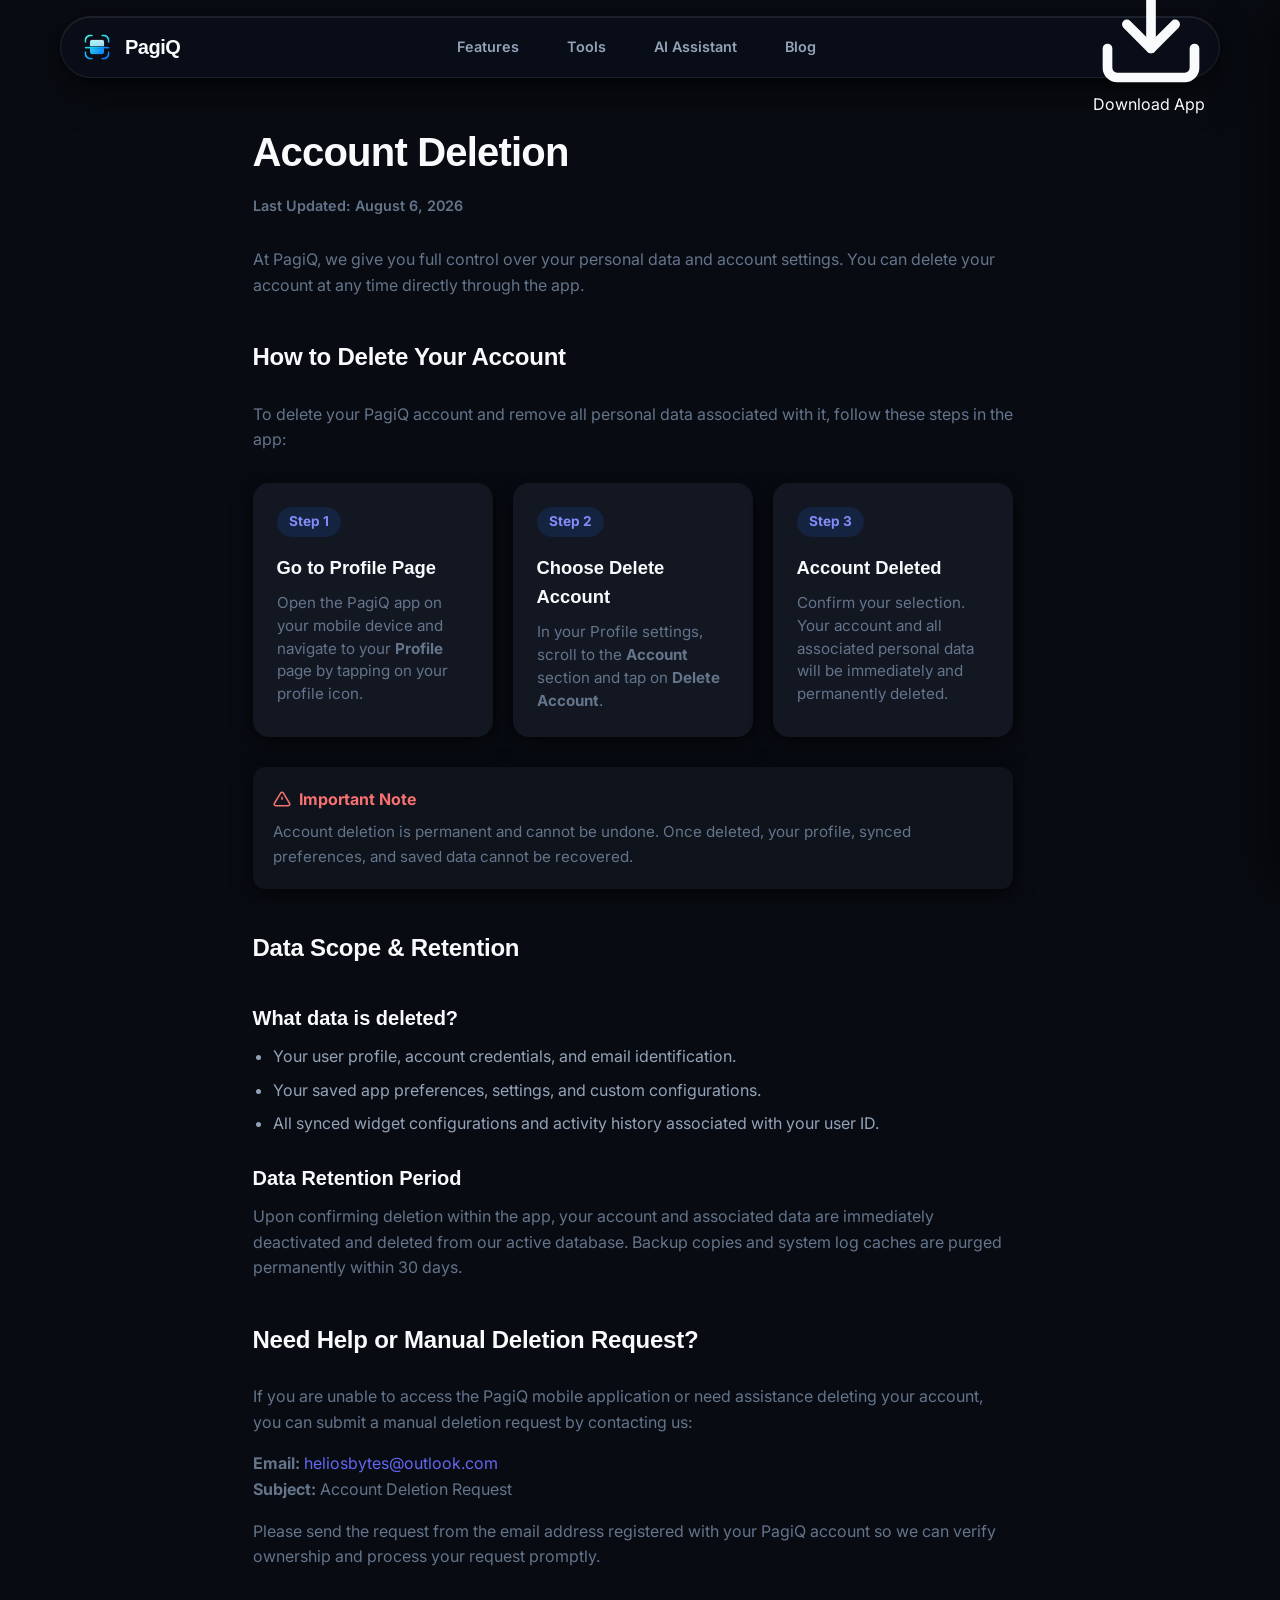
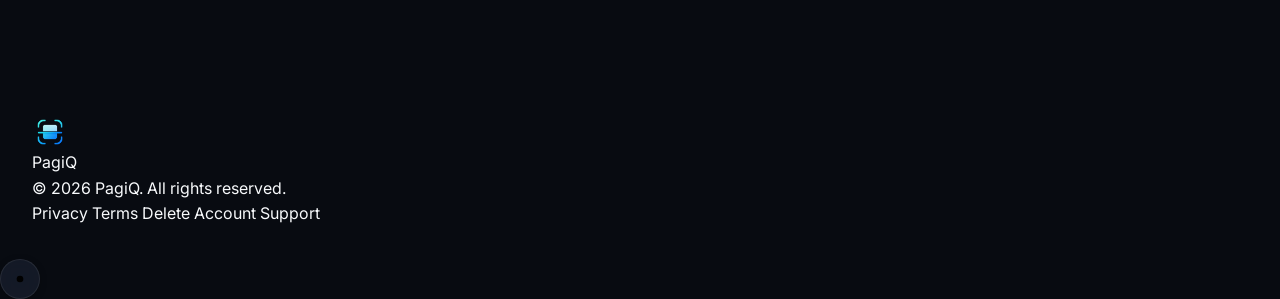
<file: account-deletion.html>
<!DOCTYPE html>
<html lang="en" class="dark">

<head>
  <meta charset="UTF-8" />
  <meta name="viewport" content="width=device-width, initial-scale=1.0" />
  <title>Account Deletion - PagiQ</title>
  <meta name="description" content="How to delete your PagiQ account and personal data, in-app or via email request." />
  <link rel="canonical" href="https://pagiq.space/account-deletion.html" />
  <meta name="robots" content="index, follow" />
  <meta property="og:type" content="website" />
  <meta property="og:site_name" content="PagiQ" />
  <meta property="og:title" content="Account Deletion - PagiQ" />
  <meta property="og:url" content="https://pagiq.space/account-deletion.html" />
  <link rel="icon" href="favicon.ico" />
  <link rel="apple-touch-icon" href="pagiq_logo.png" />
  <link rel="preconnect" href="https://fonts.googleapis.com" />
  <link rel="preconnect" href="https://fonts.gstatic.com" crossorigin />
  <link href="https://fonts.googleapis.com/css2?family=Inter:wght@400;500;600;700;800&display=swap" rel="stylesheet" />
  <link rel="stylesheet" href="styles.css" />
  <style>
    .legal-container {
      max-width: 800px;
      margin: 120px auto 80px;
      padding: 0 20px;
    }

    .legal-container h1 {
      font-size: 2.5rem;
      margin-bottom: 10px;
      color: var(--text-dark, var(--text));
    }

    .legal-container p.updated {
      color: var(--text-muted, var(--text-secondary));
      font-size: 0.9rem;
      margin-bottom: 30px;
    }

    .legal-container h2 {
      font-size: 1.5rem;
      margin-top: 40px;
      margin-bottom: 15px;
      color: var(--text-dark, var(--text));
      padding-bottom: 10px;
    }

    .legal-container h3 {
      font-size: 1.25rem;
      margin-top: 25px;
      margin-bottom: 10px;
      color: var(--text-dark, var(--text));
    }

    .legal-container p {
      margin-bottom: 16px;
      color: var(--text-muted, var(--text-secondary));
      line-height: 1.6;
    }

    .legal-container ul {
      margin-bottom: 16px;
      padding-left: 20px;
      color: var(--text-muted, var(--text-secondary));
      line-height: 1.6;
    }

    .legal-container li {
      margin-bottom: 8px;
    }

    .legal-container a {
      color: #6366f1;
      text-decoration: none;
    }

    .legal-container a:hover {
      text-decoration: underline;
    }

    .steps-grid {
      display: grid;
      grid-template-columns: 1fr;
      gap: 20px;
      margin: 30px 0;
    }

    @media (min-width: 640px) {
      .steps-grid {
        grid-template-columns: repeat(3, 1fr);
      }
    }

    .step-card {
      background: var(--bg-card);
      border: none;
      box-shadow: var(--shadow-card);
      border-radius: 16px;
      padding: 24px;
      position: relative;
      transition: transform 0.2s cubic-bezier(0.16, 1, 0.3, 1), box-shadow 0.2s cubic-bezier(0.16, 1, 0.3, 1);
    }

    .step-card:hover {
      transform: translateY(-3px);
      box-shadow: var(--shadow-card-hover);
    }

    .step-number {
      display: inline-flex;
      align-items: center;
      justify-content: center;
      background: rgba(37, 99, 235, 0.15);
      color: #818cf8;
      font-weight: 700;
      font-size: 0.85rem;
      padding: 4px 12px;
      border-radius: 20px;
      margin-bottom: 16px;
      border: none;
    }

    .step-card h3 {
      font-size: 1.15rem;
      margin-top: 0;
      margin-bottom: 10px;
    }

    .step-card p {
      font-size: 0.95rem;
      margin-bottom: 0;
      line-height: 1.5;
    }

    .notice-box {
      background: rgba(100, 116, 139, 0.08);
      border: none;
      box-shadow: var(--shadow-card);
      border-radius: 12px;
      padding: 20px;
      margin: 25px 0;
    }

    .notice-box h4 {
      color: #f87171;
      font-size: 1rem;
      margin-bottom: 8px;
      display: flex;
      align-items: center;
      gap: 8px;
    }

    .notice-box p {
      margin-bottom: 0;
      font-size: 0.95rem;
    }
  </style>
</head>

<body>


  <header class="navbar" id="navbar">
    <nav class="navbar-inner">
      <a href="index.html" class="logo">
        <img src="pagiq_logo.png" alt="PagiQ Logo" class="logo-icon"
          style="width: 36px; height: 36px; border-radius: 10px;">
        <span>PagiQ</span>
      </a>
      <ul class="nav-links">
        <li><a href="index.html#features">Features</a></li>
        <li><a href="index.html#tools">Tools</a></li>
        <li><a href="index.html#ai-assistant">AI Assistant</a></li>
        <li><a href="index.html#blog">Blog</a></li>
      </ul>
      <div class="nav-right">
        <a href="https://play.google.com/store/apps/details?id=com.pagiq.workspace" target="_blank"
          rel="noopener noreferrer" class="btn-download">
          <svg data-lucide="download" viewBox="0 0 24 24" class="icon lucide lucide-download" fill="none" stroke="currentColor" stroke-width="2" stroke-linecap="round" stroke-linejoin="round">
            <path d="M21 15v4a2 2 0 0 1-2 2H5a2 2 0 0 1-2-2v-4" />
            <polyline points="7 10 12 15 17 10" />
            <line x1="12" y1="15" x2="12" y2="3" />
          </svg>
          Download App
        </a>
                <button class="hamburger" id="hamburger" type="button" aria-label="Open menu" aria-controls="drawer"
          aria-expanded="false">
          <span class="hamburger-box" aria-hidden="true">
            <span class="hamburger-line"></span>
            <span class="hamburger-line"></span>
            <span class="hamburger-line"></span>
          </span>
        </button>
      </div>
    </nav>
  </header>


    <div class="drawer-overlay" id="drawerOverlay" hidden></div>
  <aside class="drawer" id="drawer" role="dialog" aria-modal="true" aria-label="Mobile navigation" aria-hidden="true"
    inert>
    <div class="drawer-sheet">
      <div class="drawer-header">
        <div class="drawer-logo">
          <img src="pagiq_logo-256.webp" onerror="this.onerror=null;this.src='pagiq_logo.png'" alt="" width="30"
            height="30" decoding="async" />
          <span>PagiQ</span>
        </div>
        <button class="drawer-close" id="drawerClose" type="button" aria-label="Close menu">
          <span class="drawer-close-icon" aria-hidden="true"></span>
        </button>
      </div>
      <nav class="drawer-links" aria-label="Mobile links">
        <a href="index.html#features">Features</a>
        <a href="index.html#tools">Tools</a>
        <a href="index.html#ai-assistant">AI Assistant</a>
        <a href="index.html#blog">Blog</a>
      </nav>
      <div class="drawer-footer">
        <a href="https://play.google.com/store/apps/details?id=com.pagiq.workspace" target="_blank" rel="noopener noreferrer" class="btn-primary btn-block">Get PagiQ App</a>
      </div>
    </div>
  </aside>

<main>
    <section class="legal-container">
      <h1>Account Deletion</h1>
      <p class="updated">Last Updated: August 6, 2026</p>

      <p>At PagiQ, we give you full control over your personal data and account settings. You can delete your account at
        any time directly through the app.</p>

      <h2>How to Delete Your Account</h2>
      <p>To delete your PagiQ account and remove all personal data associated with it, follow these steps in the app:
      </p>

      <div class="steps-grid">
        <div class="step-card">
          <div class="step-number">Step 1</div>
          <h3>Go to Profile Page</h3>
          <p>Open the PagiQ app on your mobile device and navigate to your <strong>Profile</strong> page by tapping on
            your profile icon.</p>
        </div>

        <div class="step-card">
          <div class="step-number">Step 2</div>
          <h3>Choose Delete Account</h3>
          <p>In your Profile settings, scroll to the <strong>Account</strong> section and tap on <strong>Delete
              Account</strong>.</p>
        </div>

        <div class="step-card">
          <div class="step-number">Step 3</div>
          <h3>Account Deleted</h3>
          <p>Confirm your selection. Your account and all associated personal data will be immediately and permanently
            deleted.</p>
        </div>
      </div>

      <div class="notice-box">
        <h4>
          <svg width="18" height="18" viewBox="0 0 24 24" fill="none" stroke="currentColor" stroke-width="2">
            <path d="M10.29 3.86L1.82 18a2 2 0 0 0 1.71 3h16.94a2 2 0 0 0 1.71-3L13.71 3.86a2 2 0 0 0-3.42 0z" />
            <line x1="12" y1="9" x2="12" y2="13" />
            <line x1="12" y1="17" x2="12.01" y2="17" />
          </svg>
          Important Note
        </h4>
        <p>Account deletion is permanent and cannot be undone. Once deleted, your profile, synced preferences, and saved
          data cannot be recovered.</p>
      </div>

      <h2>Data Scope & Retention</h2>
      <h3>What data is deleted?</h3>
      <ul>
        <li>Your user profile, account credentials, and email identification.</li>
        <li>Your saved app preferences, settings, and custom configurations.</li>
        <li>All synced widget configurations and activity history associated with your user ID.</li>
      </ul>

      <h3>Data Retention Period</h3>
      <p>Upon confirming deletion within the app, your account and associated data are immediately deactivated and
        deleted from our active database. Backup copies and system log caches are purged permanently within 30 days.</p>

      <h2>Need Help or Manual Deletion Request?</h2>
      <p>If you are unable to access the PagiQ mobile application or need assistance deleting your account, you can
        submit a manual deletion request by contacting us:</p>
      <p><strong>Email:</strong> <a href="mailto:heliosbytes@outlook.com">heliosbytes@outlook.com</a><br>
        <strong>Subject:</strong> Account Deletion Request
      </p>
      <p>Please send the request from the email address registered with your PagiQ account so we can verify ownership
        and process your request promptly.</p>
    </section>
  </main>


  <footer class="footer">
    <div class="container footer-inner">
      <div class="footer-left">
        <img src="pagiq_logo.png" alt="PagiQ" style="height: 36px; width: auto;" />
        <span>PagiQ</span>
      </div>
      <p class="footer-copy">&copy; 2026 PagiQ. All rights reserved.</p>
      <div class="footer-links">
        <a href="privacy.html">Privacy</a>
        <a href="terms.html">Terms</a>
        <a href="account-deletion.html">Delete Account</a>
        <a href="#">Support</a>
      </div>
    </div>
  </footer>


  <button class="theme-toggle" id="themeToggle" aria-label="Toggle dark mode">
    <svg id="themeIcon" viewBox="0 0 24 24" class="icon" style="color:#94A3B8">
      <circle cx="12" cy="12" r="5" />
      <line x1="12" y1="1" x2="12" y2="3" />
      <line x1="12" y1="21" x2="12" y2="23" />
      <line x1="4.22" y1="4.22" x2="5.64" y2="5.64" />
      <line x1="18.36" y1="18.36" x2="19.78" y2="19.78" />
      <line x1="1" y1="12" x2="3" y2="12" />
      <line x1="21" y1="12" x2="23" y2="12" />
      <line x1="4.22" y1="19.78" x2="5.64" y2="18.36" />
      <line x1="18.36" y1="5.64" x2="19.78" y2="4.22" />
    </svg>
  </button>

  <script src="script.js"></script>
  <script type='module' src='https://static.cloudflareinsights.com/beacon.min.js'
    data-cf-beacon='{"token": "80b46c73e29d4af6b3765d58560986ab"}'></script>
</body>

</html>
</file>
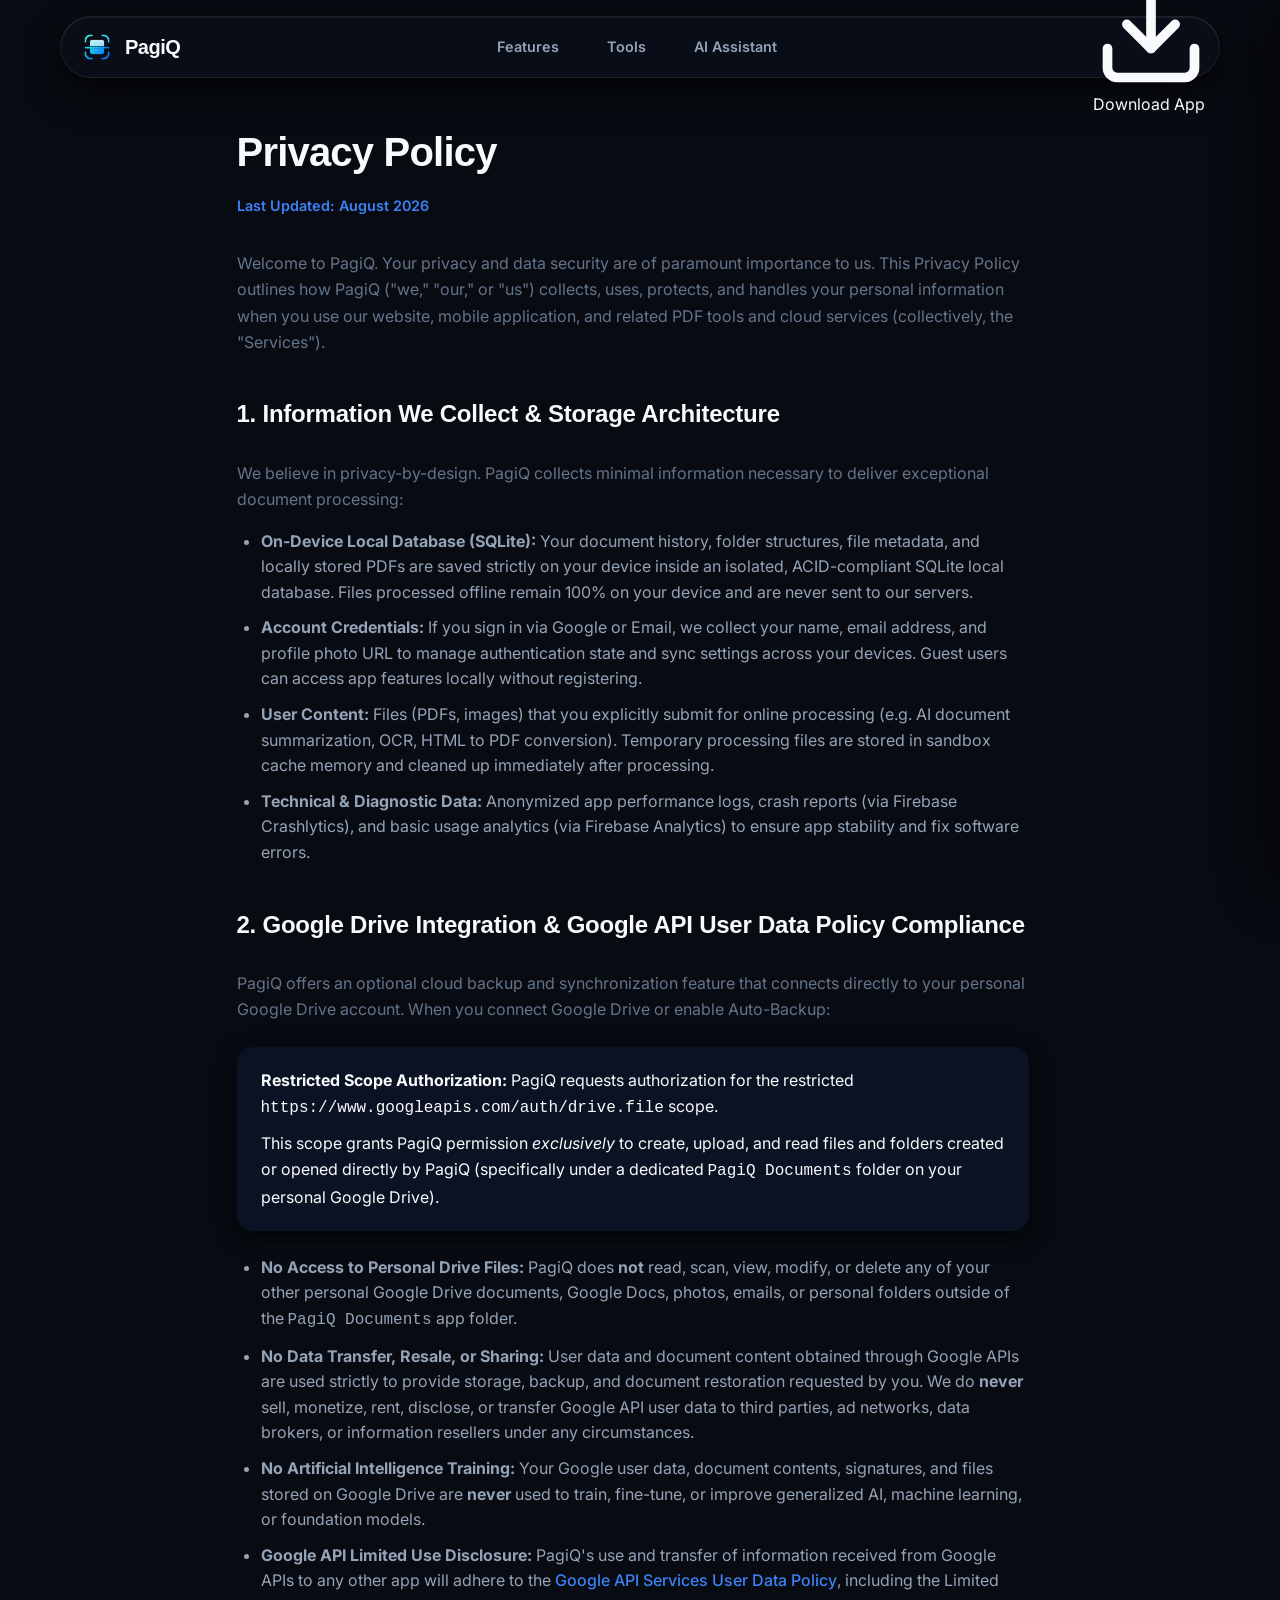
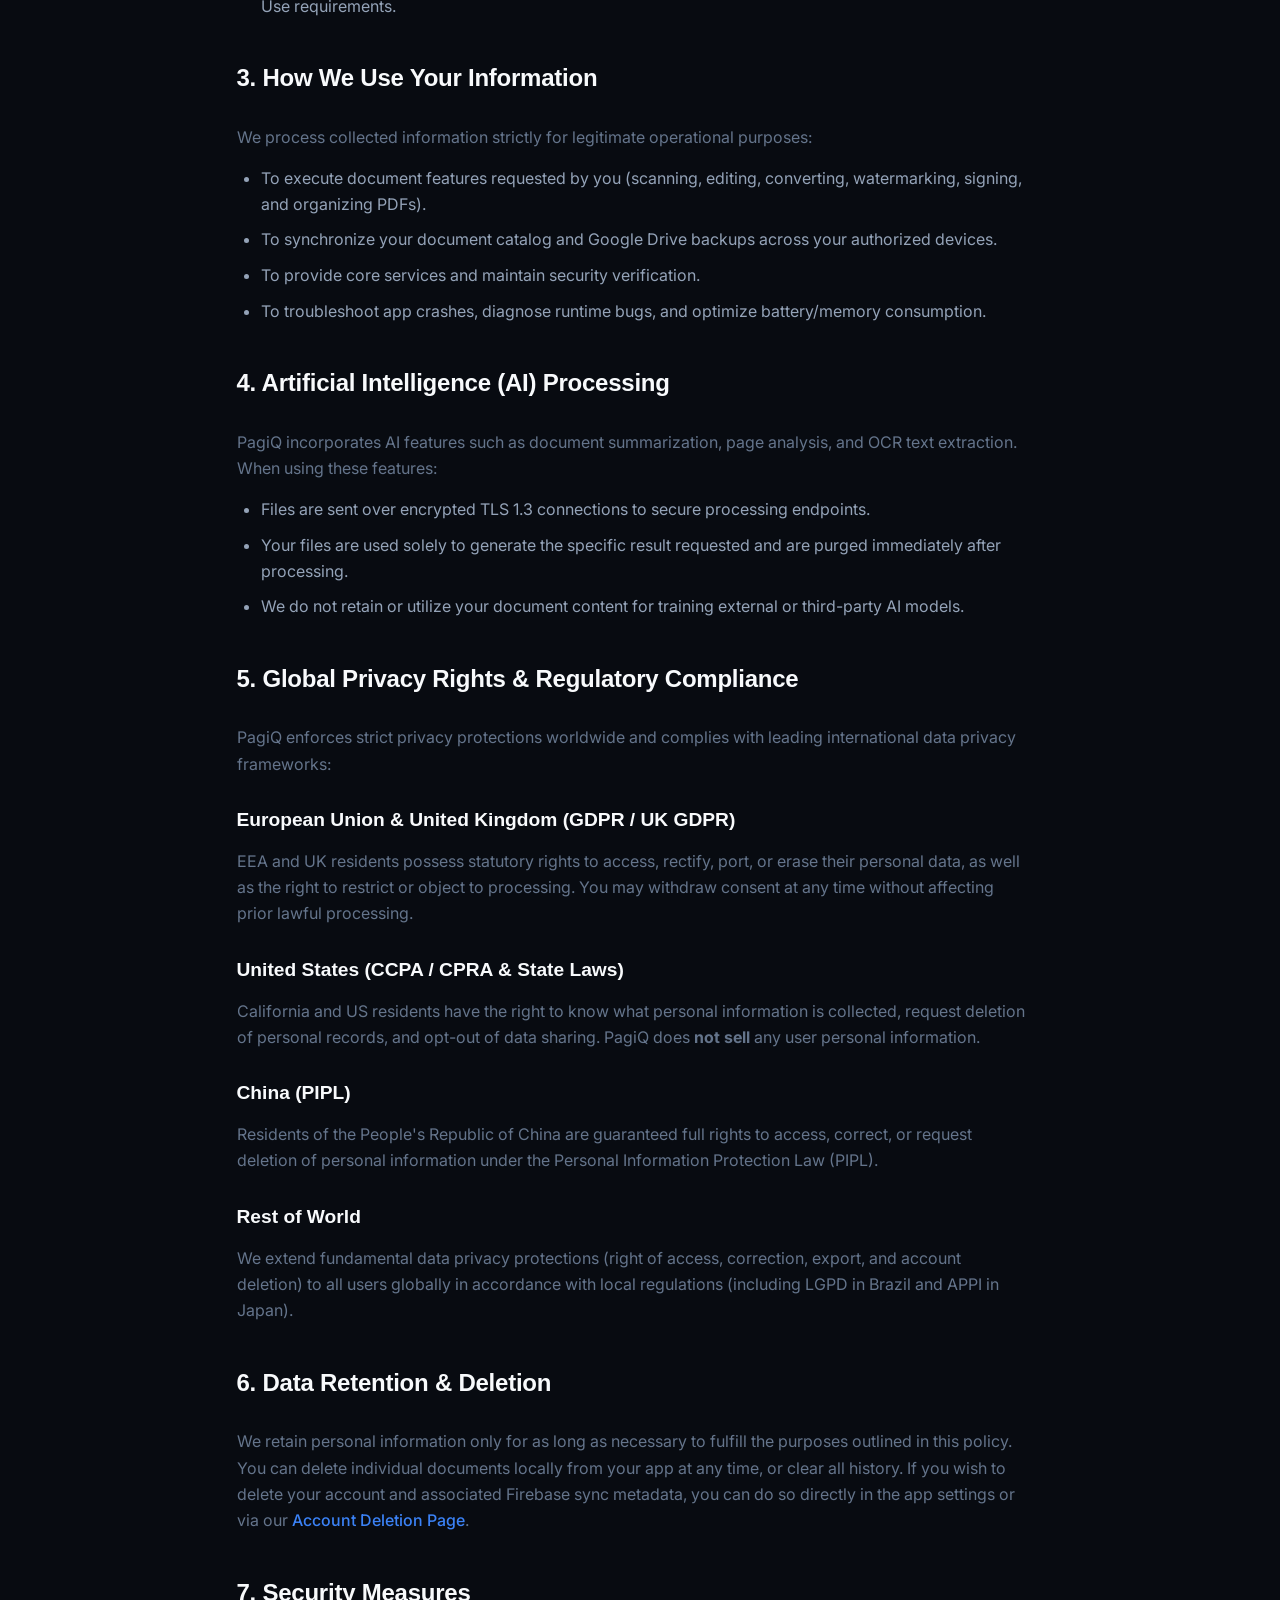
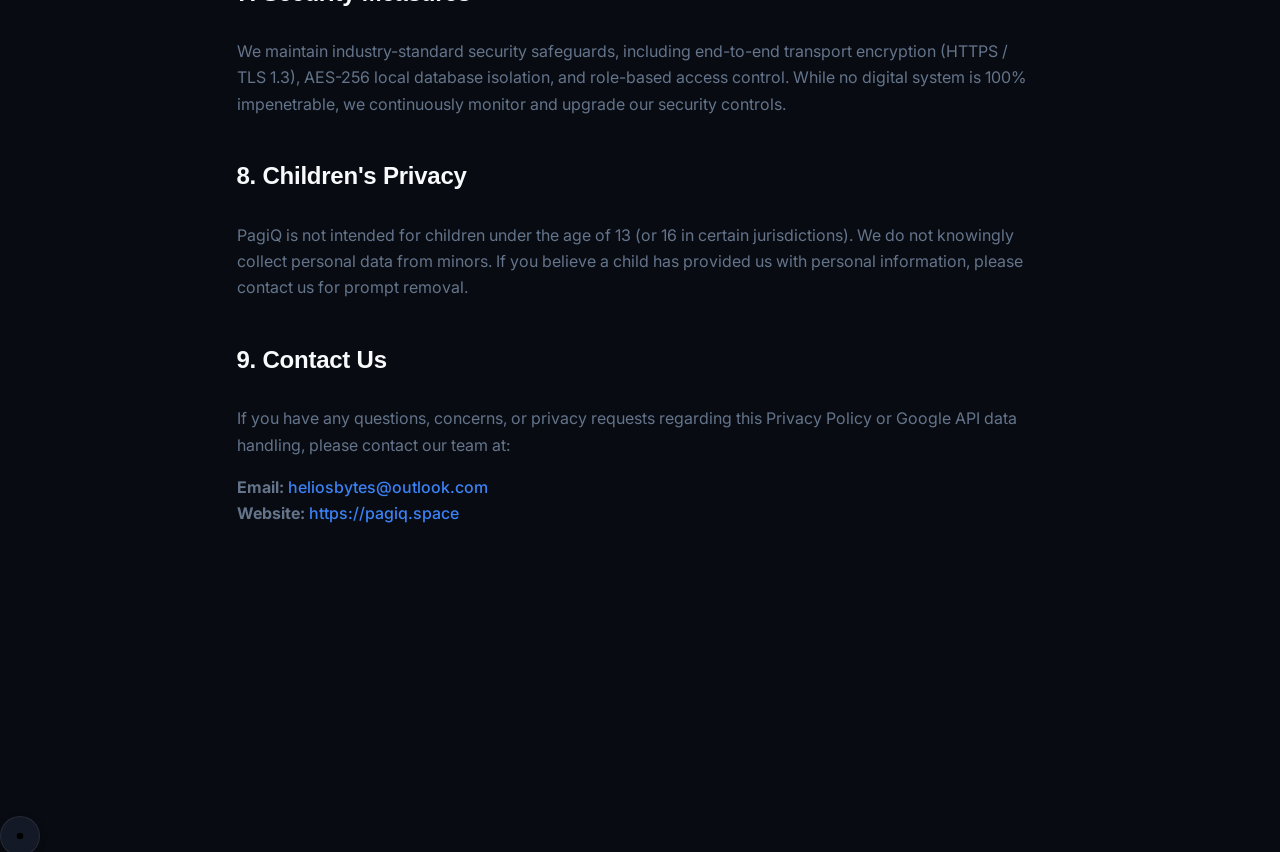
<file: privacy.html>
<!DOCTYPE html>
<html lang="en" class="dark">

<head>
  <meta charset="UTF-8" />
  <meta name="viewport" content="width=device-width, initial-scale=1.0" />
  <title>Privacy Policy - PagiQ</title>
  <meta name="description" content="PagiQ privacy policy: how we collect, use and protect your data across our PDF tools and mobile app." />
  <link rel="canonical" href="https://pagiq.space/privacy.html" />
  <meta name="robots" content="index, follow" />
  <meta property="og:type" content="website" />
  <meta property="og:site_name" content="PagiQ" />
  <meta property="og:title" content="Privacy Policy - PagiQ" />
  <meta property="og:url" content="https://pagiq.space/privacy.html" />
  <link rel="icon" href="favicon.ico" />
  <link rel="apple-touch-icon" href="pagiq_logo.png" />
  <link rel="preconnect" href="https://fonts.googleapis.com" />
  <link rel="preconnect" href="https://fonts.gstatic.com" crossorigin />
  <link href="https://fonts.googleapis.com/css2?family=Inter:wght@400;500;600;700;800&display=swap" rel="stylesheet" />
  <link rel="stylesheet" href="styles.css" />
  <style>    .legal-container {
      max-width: 840px;
      margin: 120px auto 80px;
      padding: 0 24px;
    }

    .legal-container h1 {
      font-size: 2.5rem;
      margin-bottom: 10px;
      color: var(--text-dark);
      letter-spacing: -0.02em;
    }

    .legal-container p.updated {
      color: var(--primary);
      font-size: 0.9rem;
      font-weight: 600;
      margin-bottom: 32px;
    }

    .legal-container h2 {
      font-size: 1.5rem;
      margin-top: 40px;
      margin-bottom: 16px;
      color: var(--text-dark);
      padding-bottom: 10px;
      letter-spacing: -0.01em;
    }

    .legal-container h3 {
      font-size: 1.2rem;
      margin-top: 28px;
      margin-bottom: 12px;
      color: var(--text-dark);
    }

    .legal-container p {
      margin-bottom: 16px;
      color: var(--text-muted);
      line-height: 1.65;
      font-size: 1rem;
    }

    .legal-container ul {
      margin-bottom: 20px;
      padding-left: 24px;
      color: var(--text-muted);
      line-height: 1.65;
    }

    .legal-container li {
      margin-bottom: 10px;
    }

    .legal-container a {
      color: var(--primary);
      text-decoration: none;
      font-weight: 500;
    }

    .legal-container a:hover {
      text-decoration: underline;
    }

    .highlight-box {
      background: rgba(37, 99, 235, 0.08);
      border: none;
      box-shadow: var(--shadow-card);
      border-radius: 16px;
      padding: 20px 24px;
      margin: 24px 0;
    }

    .highlight-box p {
      margin-bottom: 8px;
      color: var(--text-dark);
    }

    .highlight-box p:last-child {
      margin-bottom: 0;
    }
  </style>
</head>

<body>

  
  <header class="navbar" id="navbar">
    <nav class="navbar-inner">
      <a href="index.html" class="logo">
        <img src="pagiq_logo.png" alt="PagiQ Logo" class="logo-icon"
          style="width: 36px; height: 36px; border-radius: 10px;">
        <span>PagiQ</span>
      </a>
      <ul class="nav-links">
        <li><a href="index.html#features">Features</a></li>
        <li><a href="index.html#tools">Tools</a></li>
        <li><a href="index.html#ai-assistant">AI Assistant</a></li>
      </ul>
      <div class="nav-right">
        <a href="https://play.google.com/store/apps/details?id=com.pagiq.workspace" target="_blank" rel="noopener noreferrer" class="btn-download">
          <svg data-lucide="download" viewBox="0 0 24 24" class="icon lucide lucide-download" fill="none" stroke="currentColor" stroke-width="2" stroke-linecap="round" stroke-linejoin="round">
            <path d="M21 15v4a2 2 0 0 1-2 2H5a2 2 0 0 1-2-2v-4" />
            <polyline points="7 10 12 15 17 10" />
            <line x1="12" y1="15" x2="12" y2="3" />
          </svg>
          Download App
        </a>
                <button class="hamburger" id="hamburger" type="button" aria-label="Open menu" aria-controls="drawer"
          aria-expanded="false">
          <span class="hamburger-box" aria-hidden="true">
            <span class="hamburger-line"></span>
            <span class="hamburger-line"></span>
            <span class="hamburger-line"></span>
          </span>
        </button>
      </div>
    </nav>
  </header>

  
    <div class="drawer-overlay" id="drawerOverlay" hidden></div>
  <aside class="drawer" id="drawer" role="dialog" aria-modal="true" aria-label="Mobile navigation" aria-hidden="true"
    inert>
    <div class="drawer-sheet">
      <div class="drawer-header">
        <div class="drawer-logo">
          <img src="pagiq_logo-256.webp" onerror="this.onerror=null;this.src='pagiq_logo.png'" alt="" width="30"
            height="30" decoding="async" />
          <span>PagiQ</span>
        </div>
        <button class="drawer-close" id="drawerClose" type="button" aria-label="Close menu">
          <span class="drawer-close-icon" aria-hidden="true"></span>
        </button>
      </div>
      <nav class="drawer-links" aria-label="Mobile links">
        <a href="index.html#features">Features</a>
        <a href="index.html#tools">Tools</a>
        <a href="index.html#ai-assistant">AI Assistant</a>
      </nav>
      <div class="drawer-footer">
        <a href="https://play.google.com/store/apps/details?id=com.pagiq.workspace" target="_blank" rel="noopener noreferrer" class="btn-primary btn-block">Get PagiQ App</a>
      </div>
    </div>
  </aside>

<main>
    <section class="legal-container">
      <h1>Privacy Policy</h1>
      <p class="updated">Last Updated: August 2026</p>

      <p>Welcome to PagiQ. Your privacy and data security are of paramount importance to us. This Privacy Policy outlines how PagiQ ("we," "our," or "us") collects, uses, protects, and handles your personal information when you use our website, mobile application, and related PDF tools and cloud services (collectively, the "Services").</p>

      <h2>1. Information We Collect & Storage Architecture</h2>
      <p>We believe in privacy-by-design. PagiQ collects minimal information necessary to deliver exceptional document processing:</p>
      <ul>
        <li><strong>On-Device Local Database (SQLite):</strong> Your document history, folder structures, file metadata, and locally stored PDFs are saved strictly on your device inside an isolated, ACID-compliant SQLite local database. Files processed offline remain 100% on your device and are never sent to our servers.</li>
        <li><strong>Account Credentials:</strong> If you sign in via Google or Email, we collect your name, email address, and profile photo URL to manage authentication state and sync settings across your devices. Guest users can access app features locally without registering.</li>
        <li><strong>User Content:</strong> Files (PDFs, images) that you explicitly submit for online processing (e.g. AI document summarization, OCR, HTML to PDF conversion). Temporary processing files are stored in sandbox cache memory and cleaned up immediately after processing.</li>
        <li><strong>Technical & Diagnostic Data:</strong> Anonymized app performance logs, crash reports (via Firebase Crashlytics), and basic usage analytics (via Firebase Analytics) to ensure app stability and fix software errors.</li>
      </ul>

      <h2>2. Google Drive Integration & Google API User Data Policy Compliance</h2>
      <p>PagiQ offers an optional cloud backup and synchronization feature that connects directly to your personal Google Drive account. When you connect Google Drive or enable Auto-Backup:</p>

      <div class="highlight-box">
        <p><strong>Restricted Scope Authorization:</strong> PagiQ requests authorization for the restricted <code>https://www.googleapis.com/auth/drive.file</code> scope.</p>
        <p>This scope grants PagiQ permission <em>exclusively</em> to create, upload, and read files and folders created or opened directly by PagiQ (specifically under a dedicated <code>PagiQ Documents</code> folder on your personal Google Drive).</p>
      </div>

      <ul>
        <li><strong>No Access to Personal Drive Files:</strong> PagiQ does <strong>not</strong> read, scan, view, modify, or delete any of your other personal Google Drive documents, Google Docs, photos, emails, or personal folders outside of the <code>PagiQ Documents</code> app folder.</li>
        <li><strong>No Data Transfer, Resale, or Sharing:</strong> User data and document content obtained through Google APIs are used strictly to provide storage, backup, and document restoration requested by you. We do <strong>never</strong> sell, monetize, rent, disclose, or transfer Google API user data to third parties, ad networks, data brokers, or information resellers under any circumstances.</li>
        <li><strong>No Artificial Intelligence Training:</strong> Your Google user data, document contents, signatures, and files stored on Google Drive are <strong>never</strong> used to train, fine-tune, or improve generalized AI, machine learning, or foundation models.</li>
        <li><strong>Google API Limited Use Disclosure:</strong> PagiQ's use and transfer of information received from Google APIs to any other app will adhere to the <a href="https://developers.google.com/terms/api-services-user-data-policy" target="_blank" rel="noopener">Google API Services User Data Policy</a>, including the Limited Use requirements.</li>
      </ul>

      <h2>3. How We Use Your Information</h2>
      <p>We process collected information strictly for legitimate operational purposes:</p>
      <ul>
        <li>To execute document features requested by you (scanning, editing, converting, watermarking, signing, and organizing PDFs).</li>
        <li>To synchronize your document catalog and Google Drive backups across your authorized devices.</li>
        <li>To provide core services and maintain security verification.</li>
        <li>To troubleshoot app crashes, diagnose runtime bugs, and optimize battery/memory consumption.</li>
      </ul>

      <h2>4. Artificial Intelligence (AI) Processing</h2>
      <p>PagiQ incorporates AI features such as document summarization, page analysis, and OCR text extraction. When using these features:</p>
      <ul>
        <li>Files are sent over encrypted TLS 1.3 connections to secure processing endpoints.</li>
        <li>Your files are used solely to generate the specific result requested and are purged immediately after processing.</li>
        <li>We do not retain or utilize your document content for training external or third-party AI models.</li>
      </ul>

      <h2>5. Global Privacy Rights & Regulatory Compliance</h2>
      <p>PagiQ enforces strict privacy protections worldwide and complies with leading international data privacy frameworks:</p>

      <h3>European Union & United Kingdom (GDPR / UK GDPR)</h3>
      <p>EEA and UK residents possess statutory rights to access, rectify, port, or erase their personal data, as well as the right to restrict or object to processing. You may withdraw consent at any time without affecting prior lawful processing.</p>

      <h3>United States (CCPA / CPRA & State Laws)</h3>
      <p>California and US residents have the right to know what personal information is collected, request deletion of personal records, and opt-out of data sharing. PagiQ does <strong>not sell</strong> any user personal information.</p>

      <h3>China (PIPL)</h3>
      <p>Residents of the People's Republic of China are guaranteed full rights to access, correct, or request deletion of personal information under the Personal Information Protection Law (PIPL).</p>

      <h3>Rest of World</h3>
      <p>We extend fundamental data privacy protections (right of access, correction, export, and account deletion) to all users globally in accordance with local regulations (including LGPD in Brazil and APPI in Japan).</p>

      <h2>6. Data Retention & Deletion</h2>
      <p>We retain personal information only for as long as necessary to fulfill the purposes outlined in this policy. You can delete individual documents locally from your app at any time, or clear all history. If you wish to delete your account and associated Firebase sync metadata, you can do so directly in the app settings or via our <a href="account-deletion.html">Account Deletion Page</a>.</p>

      <h2>7. Security Measures</h2>
      <p>We maintain industry-standard security safeguards, including end-to-end transport encryption (HTTPS / TLS 1.3), AES-256 local database isolation, and role-based access control. While no digital system is 100% impenetrable, we continuously monitor and upgrade our security controls.</p>

      <h2>8. Children's Privacy</h2>
      <p>PagiQ is not intended for children under the age of 13 (or 16 in certain jurisdictions). We do not knowingly collect personal data from minors. If you believe a child has provided us with personal information, please contact us for prompt removal.</p>

      <h2>9. Contact Us</h2>
      <p>If you have any questions, concerns, or privacy requests regarding this Privacy Policy or Google API data handling, please contact our team at:</p>
      <p><strong>Email:</strong> <a href="mailto:heliosbytes@outlook.com">heliosbytes@outlook.com</a><br>
      <strong>Website:</strong> <a href="https://pagiq.space">https://pagiq.space</a></p>
    </section>
  </main>

  
  <footer class="footer">
    <div class="container footer-inner">
      <div class="footer-left">
        <img src="pagiq_logo.png" alt="PagiQ" style="height: 36px; width: auto;" />
        <span>PagiQ</span>
      </div>
      <p class="footer-copy">&copy; 2026 PagiQ. All rights reserved.</p>
      <div class="footer-links">
        <a href="privacy.html">Privacy</a>
        <a href="terms.html">Terms</a>
        <a href="account-deletion.html">Delete Account</a>
      </div>
    </div>
  </footer>

  
  <button class="theme-toggle" id="themeToggle" aria-label="Toggle dark mode">
    <svg id="themeIcon" viewBox="0 0 24 24" class="icon" style="color:#94A3B8">
      <circle cx="12" cy="12" r="5" />
      <line x1="12" y1="1" x2="12" y2="3" />
      <line x1="12" y1="21" x2="12" y2="23" />
      <line x1="4.22" y1="4.22" x2="5.64" y2="5.64" />
      <line x1="18.36" y1="18.36" x2="19.78" y2="19.78" />
      <line x1="1" y1="12" x2="3" y2="12" />
      <line x1="21" y1="12" x2="23" y2="12" />
      <line x1="4.22" y1="19.78" x2="5.64" y2="18.36" />
      <line x1="18.36" y1="5.64" x2="19.78" y2="4.22" />
    </svg>
  </button>

  <script src="script.js"></script>
<script type='module' src='https://static.cloudflareinsights.com/beacon.min.js' data-cf-beacon='{"token": "80b46c73e29d4af6b3765d58560986ab"}'></script>
</body>

</html>
</file>
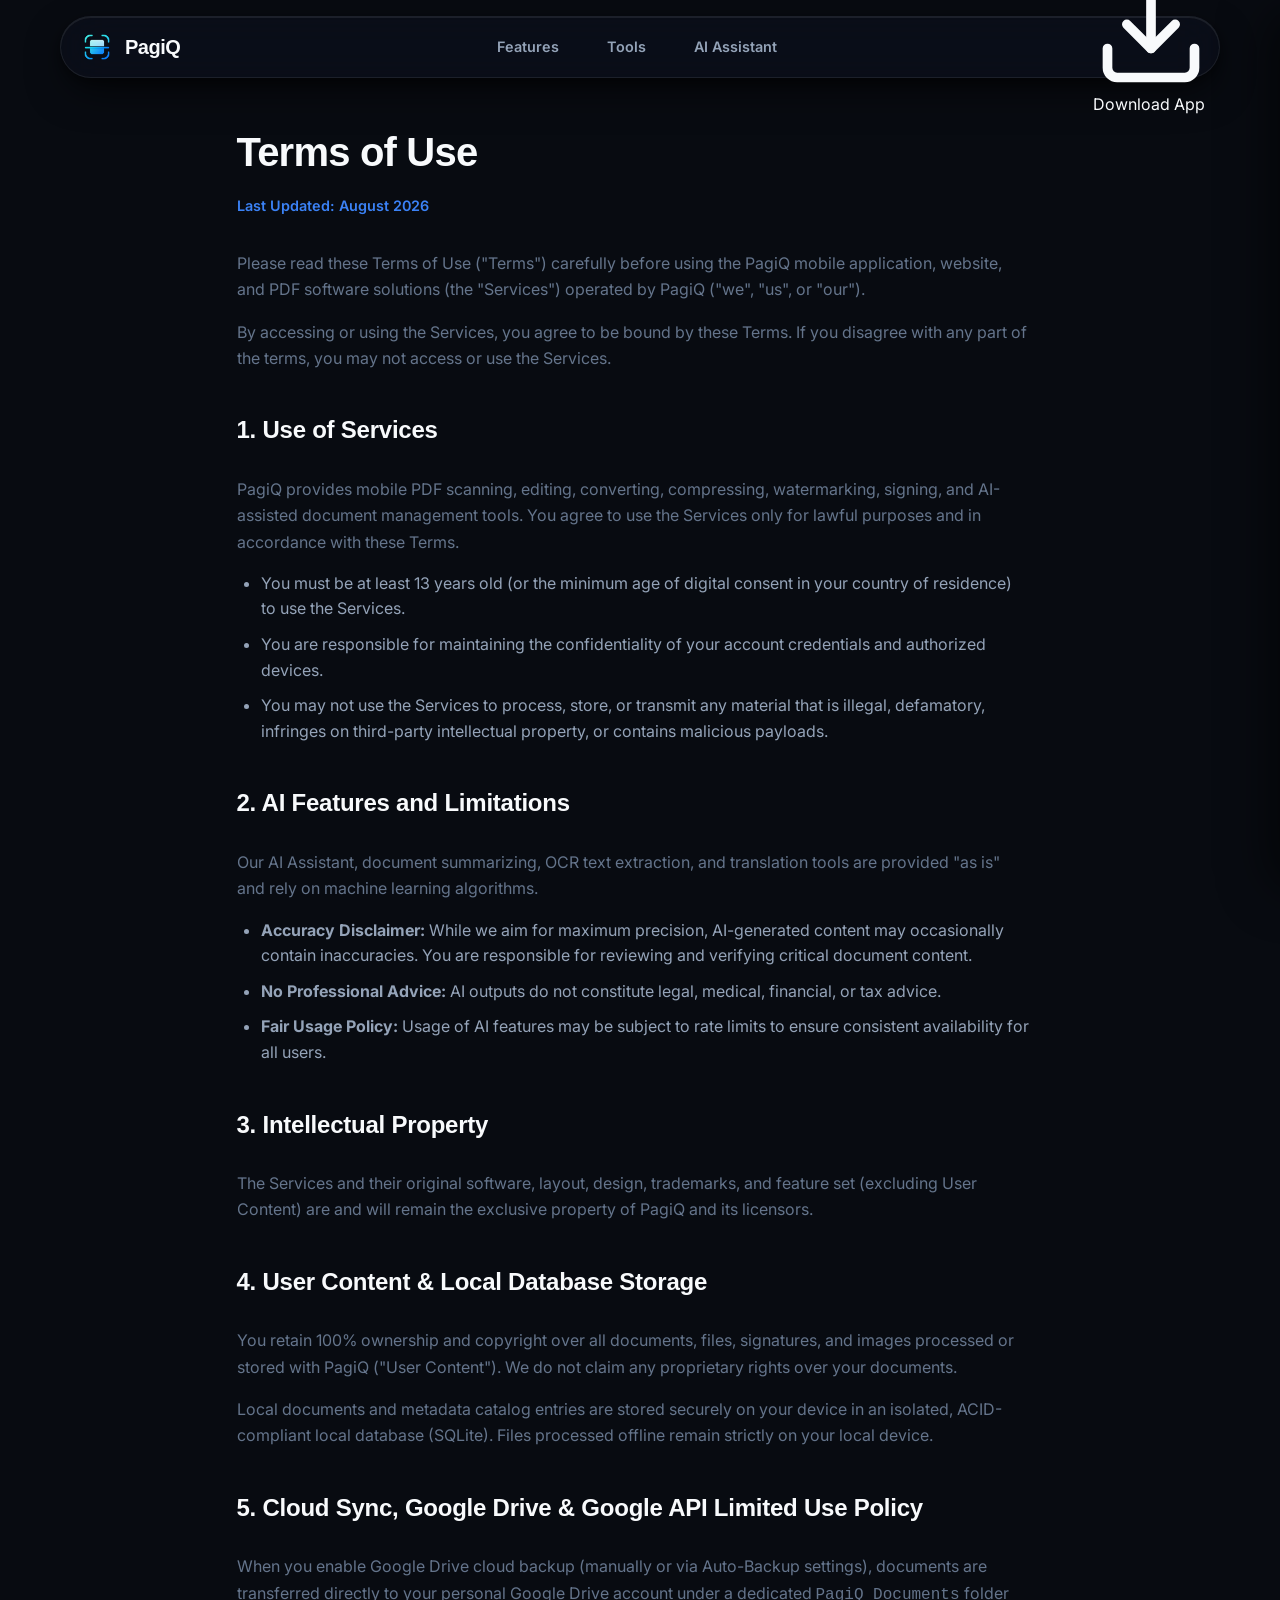
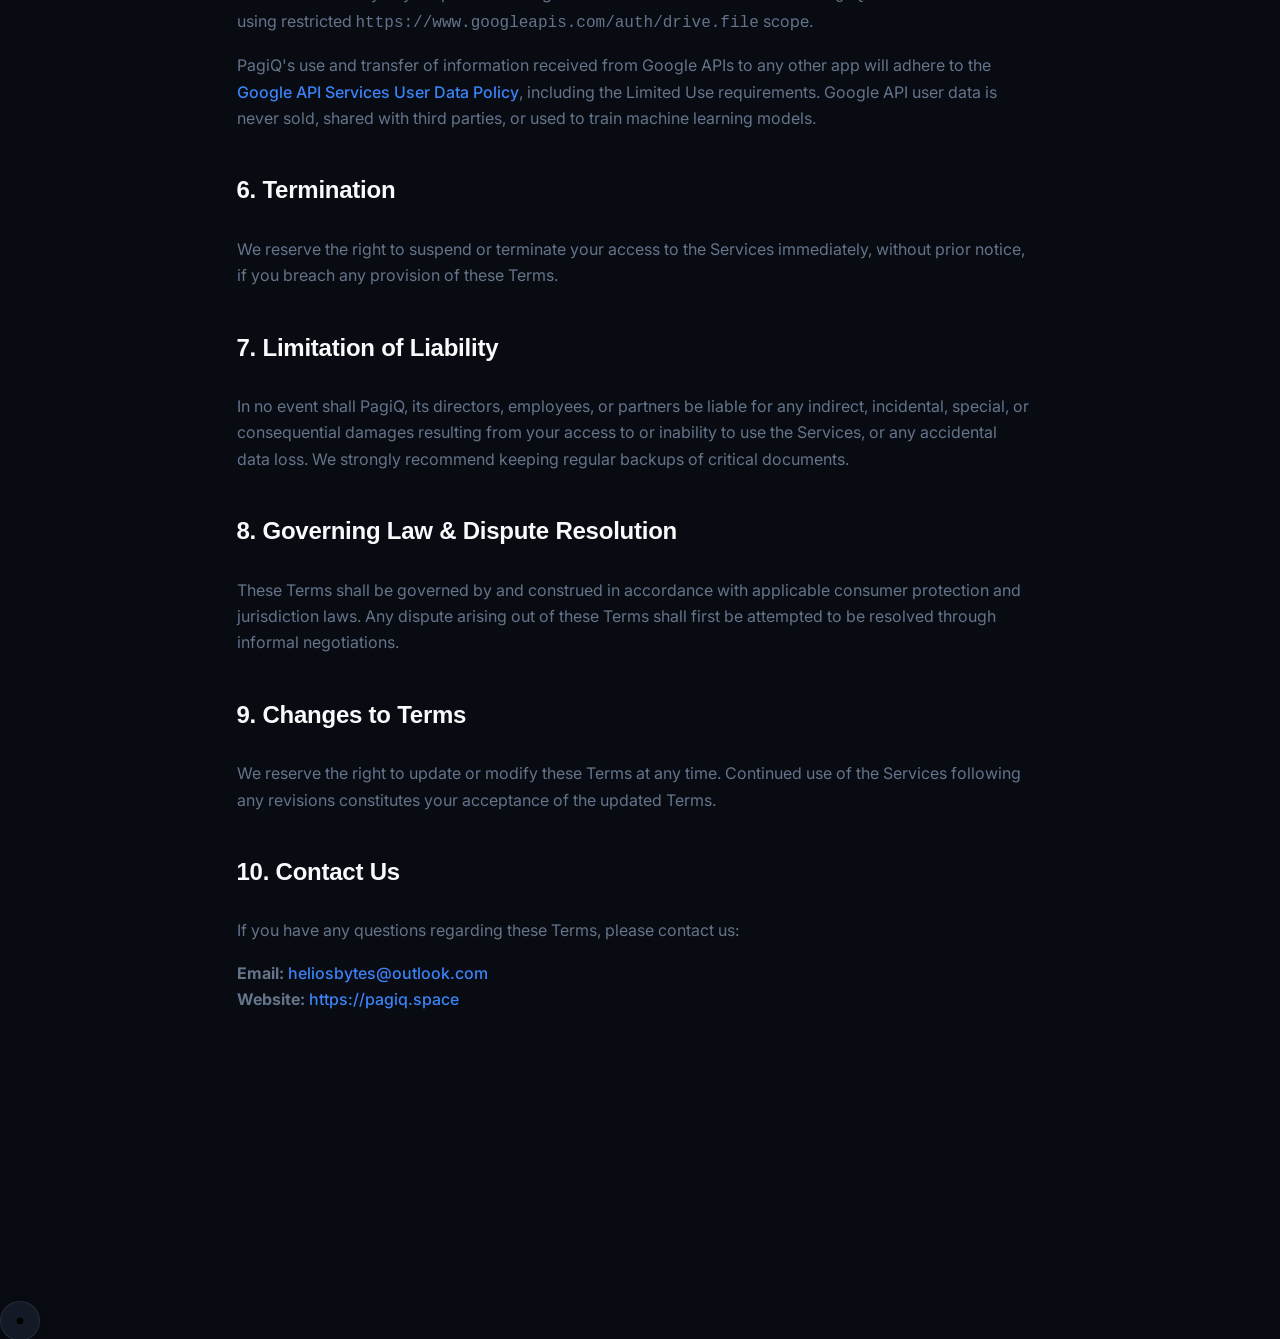
<file: terms.html>
<!DOCTYPE html>
<html lang="en" class="dark">

<head>
  <meta charset="UTF-8" />
  <meta name="viewport" content="width=device-width, initial-scale=1.0" />
  <title>Terms of Use - PagiQ</title>
  <meta name="description" content="PagiQ terms of use for our mobile PDF tools, AI features and website." />
  <link rel="canonical" href="https://pagiq.space/terms.html" />
  <meta name="robots" content="index, follow" />
  <meta property="og:type" content="website" />
  <meta property="og:site_name" content="PagiQ" />
  <meta property="og:title" content="Terms of Use - PagiQ" />
  <meta property="og:url" content="https://pagiq.space/terms.html" />
  <link rel="icon" href="favicon.ico" />
  <link rel="apple-touch-icon" href="pagiq_logo.png" />
  <link rel="preconnect" href="https://fonts.googleapis.com" />
  <link rel="preconnect" href="https://fonts.gstatic.com" crossorigin />
  <link href="https://fonts.googleapis.com/css2?family=Inter:wght@400;500;600;700;800&display=swap" rel="stylesheet" />
  <link rel="stylesheet" href="styles.css" />
  <style>    .legal-container {
      max-width: 840px;
      margin: 120px auto 80px;
      padding: 0 24px;
    }

    .legal-container h1 {
      font-size: 2.5rem;
      margin-bottom: 10px;
      color: var(--text-dark);
      letter-spacing: -0.02em;
    }

    .legal-container p.updated {
      color: var(--primary);
      font-size: 0.9rem;
      font-weight: 600;
      margin-bottom: 32px;
    }

    .legal-container h2 {
      font-size: 1.5rem;
      margin-top: 40px;
      margin-bottom: 16px;
      color: var(--text-dark);
      padding-bottom: 10px;
      letter-spacing: -0.01em;
    }

    .legal-container h3 {
      font-size: 1.2rem;
      margin-top: 28px;
      margin-bottom: 12px;
      color: var(--text-dark);
    }

    .legal-container p {
      margin-bottom: 16px;
      color: var(--text-muted);
      line-height: 1.65;
      font-size: 1rem;
    }

    .legal-container ul {
      margin-bottom: 20px;
      padding-left: 24px;
      color: var(--text-muted);
      line-height: 1.65;
    }

    .legal-container li {
      margin-bottom: 10px;
    }

    .legal-container a {
      color: var(--primary);
      text-decoration: none;
      font-weight: 500;
    }

    .legal-container a:hover {
      text-decoration: underline;
    }
  </style>
</head>

<body>

  
  <header class="navbar" id="navbar">
    <nav class="navbar-inner">
      <a href="index.html" class="logo">
        <img src="pagiq_logo.png" alt="PagiQ Logo" class="logo-icon"
          style="width: 36px; height: 36px; border-radius: 10px;">
        <span>PagiQ</span>
      </a>
      <ul class="nav-links">
        <li><a href="index.html#features">Features</a></li>
        <li><a href="index.html#tools">Tools</a></li>
        <li><a href="index.html#ai-assistant">AI Assistant</a></li>
      </ul>
      <div class="nav-right">
        <a href="https://play.google.com/store/apps/details?id=com.pagiq.workspace" target="_blank" rel="noopener noreferrer" class="btn-download">
          <svg data-lucide="download" viewBox="0 0 24 24" class="icon lucide lucide-download" fill="none" stroke="currentColor" stroke-width="2" stroke-linecap="round" stroke-linejoin="round">
            <path d="M21 15v4a2 2 0 0 1-2 2H5a2 2 0 0 1-2-2v-4" />
            <polyline points="7 10 12 15 17 10" />
            <line x1="12" y1="15" x2="12" y2="3" />
          </svg>
          Download App
        </a>
                <button class="hamburger" id="hamburger" type="button" aria-label="Open menu" aria-controls="drawer"
          aria-expanded="false">
          <span class="hamburger-box" aria-hidden="true">
            <span class="hamburger-line"></span>
            <span class="hamburger-line"></span>
            <span class="hamburger-line"></span>
          </span>
        </button>
      </div>
    </nav>
  </header>

  
    <div class="drawer-overlay" id="drawerOverlay" hidden></div>
  <aside class="drawer" id="drawer" role="dialog" aria-modal="true" aria-label="Mobile navigation" aria-hidden="true"
    inert>
    <div class="drawer-sheet">
      <div class="drawer-header">
        <div class="drawer-logo">
          <img src="pagiq_logo-256.webp" onerror="this.onerror=null;this.src='pagiq_logo.png'" alt="" width="30"
            height="30" decoding="async" />
          <span>PagiQ</span>
        </div>
        <button class="drawer-close" id="drawerClose" type="button" aria-label="Close menu">
          <span class="drawer-close-icon" aria-hidden="true"></span>
        </button>
      </div>
      <nav class="drawer-links" aria-label="Mobile links">
        <a href="index.html#features">Features</a>
        <a href="index.html#tools">Tools</a>
        <a href="index.html#ai-assistant">AI Assistant</a>
      </nav>
      <div class="drawer-footer">
        <a href="https://play.google.com/store/apps/details?id=com.pagiq.workspace" target="_blank" rel="noopener noreferrer" class="btn-primary btn-block">Get PagiQ App</a>
      </div>
    </div>
  </aside>

<main>
    <section class="legal-container">
      <h1>Terms of Use</h1>
      <p class="updated">Last Updated: August 2026</p>

      <p>Please read these Terms of Use ("Terms") carefully before using the PagiQ mobile application, website, and PDF software solutions (the "Services") operated by PagiQ ("we", "us", or "our").</p>
      <p>By accessing or using the Services, you agree to be bound by these Terms. If you disagree with any part of the terms, you may not access or use the Services.</p>

      <h2>1. Use of Services</h2>
      <p>PagiQ provides mobile PDF scanning, editing, converting, compressing, watermarking, signing, and AI-assisted document management tools. You agree to use the Services only for lawful purposes and in accordance with these Terms.</p>
      <ul>
        <li>You must be at least 13 years old (or the minimum age of digital consent in your country of residence) to use the Services.</li>
        <li>You are responsible for maintaining the confidentiality of your account credentials and authorized devices.</li>
        <li>You may not use the Services to process, store, or transmit any material that is illegal, defamatory, infringes on third-party intellectual property, or contains malicious payloads.</li>
      </ul>

      <h2>2. AI Features and Limitations</h2>
      <p>Our AI Assistant, document summarizing, OCR text extraction, and translation tools are provided "as is" and rely on machine learning algorithms.</p>
      <ul>
        <li><strong>Accuracy Disclaimer:</strong> While we aim for maximum precision, AI-generated content may occasionally contain inaccuracies. You are responsible for reviewing and verifying critical document content.</li>
        <li><strong>No Professional Advice:</strong> AI outputs do not constitute legal, medical, financial, or tax advice.</li>
        <li><strong>Fair Usage Policy:</strong> Usage of AI features may be subject to rate limits to ensure consistent availability for all users.</li>
      </ul>

      <h2>3. Intellectual Property</h2>
      <p>The Services and their original software, layout, design, trademarks, and feature set (excluding User Content) are and will remain the exclusive property of PagiQ and its licensors.</p>

      <h2>4. User Content & Local Database Storage</h2>
      <p>You retain 100% ownership and copyright over all documents, files, signatures, and images processed or stored with PagiQ ("User Content"). We do not claim any proprietary rights over your documents.</p>
      <p>Local documents and metadata catalog entries are stored securely on your device in an isolated, ACID-compliant local database (SQLite). Files processed offline remain strictly on your local device.</p>

      <h2>5. Cloud Sync, Google Drive & Google API Limited Use Policy</h2>
      <p>When you enable Google Drive cloud backup (manually or via Auto-Backup settings), documents are transferred directly to your personal Google Drive account under a dedicated <code>PagiQ Documents</code> folder using restricted <code>https://www.googleapis.com/auth/drive.file</code> scope.</p>
      <p>PagiQ's use and transfer of information received from Google APIs to any other app will adhere to the <a href="https://developers.google.com/terms/api-services-user-data-policy" target="_blank" rel="noopener">Google API Services User Data Policy</a>, including the Limited Use requirements. Google API user data is never sold, shared with third parties, or used to train machine learning models.</p>

      <h2>6. Termination</h2>
      <p>We reserve the right to suspend or terminate your access to the Services immediately, without prior notice, if you breach any provision of these Terms.</p>

      <h2>7. Limitation of Liability</h2>
      <p>In no event shall PagiQ, its directors, employees, or partners be liable for any indirect, incidental, special, or consequential damages resulting from your access to or inability to use the Services, or any accidental data loss. We strongly recommend keeping regular backups of critical documents.</p>

      <h2>8. Governing Law & Dispute Resolution</h2>
      <p>These Terms shall be governed by and construed in accordance with applicable consumer protection and jurisdiction laws. Any dispute arising out of these Terms shall first be attempted to be resolved through informal negotiations.</p>

      <h2>9. Changes to Terms</h2>
      <p>We reserve the right to update or modify these Terms at any time. Continued use of the Services following any revisions constitutes your acceptance of the updated Terms.</p>

      <h2>10. Contact Us</h2>
      <p>If you have any questions regarding these Terms, please contact us:</p>
      <p><strong>Email:</strong> <a href="mailto:heliosbytes@outlook.com">heliosbytes@outlook.com</a><br>
      <strong>Website:</strong> <a href="https://pagiq.space">https://pagiq.space</a></p>
    </section>
  </main>

  
  <footer class="footer">
    <div class="container footer-inner">
      <div class="footer-left">
        <img src="pagiq_logo.png" alt="PagiQ" style="height: 36px; width: auto;" />
        <span>PagiQ</span>
      </div>
      <p class="footer-copy">&copy; 2026 PagiQ. All rights reserved.</p>
      <div class="footer-links">
        <a href="privacy.html">Privacy</a>
        <a href="terms.html">Terms</a>
        <a href="account-deletion.html">Delete Account</a>
      </div>
    </div>
  </footer>

  
  <button class="theme-toggle" id="themeToggle" aria-label="Toggle dark mode">
    <svg id="themeIcon" viewBox="0 0 24 24" class="icon" style="color:#94A3B8">
      <circle cx="12" cy="12" r="5" />
      <line x1="12" y1="1" x2="12" y2="3" />
      <line x1="12" y1="21" x2="12" y2="23" />
      <line x1="4.22" y1="4.22" x2="5.64" y2="5.64" />
      <line x1="18.36" y1="18.36" x2="19.78" y2="19.78" />
      <line x1="1" y1="12" x2="3" y2="12" />
      <line x1="21" y1="12" x2="23" y2="12" />
      <line x1="4.22" y1="19.78" x2="5.64" y2="18.36" />
      <line x1="18.36" y1="5.64" x2="19.78" y2="4.22" />
    </svg>
  </button>

  <script src="script.js"></script>
<script type='module' src='https://static.cloudflareinsights.com/beacon.min.js' data-cf-beacon='{"token": "80b46c73e29d4af6b3765d58560986ab"}'></script>
</body>

</html>
</file>
<file: styles.css>
:root {
  --font-display: 'Plus Jakarta Sans', -apple-system, BlinkMacSystemFont, 'Segoe UI', Roboto, sans-serif;
  --font-body: 'Inter', -apple-system, BlinkMacSystemFont, 'Segoe UI', Roboto, sans-serif;

  --bg: #FFFFFF;
  --bg-subtle: #F8FAFC;
  --bg-card: #FFFFFF;
  --bg-card-hover: #F8FAFC;
  --bg-tint: #F1F5F9;
  --bg-pill: #EFF6FF;

  --text: #0F172A;
  --text-dark: #0F172A;
  --text-secondary: #64748B;
  --text-muted: #94A3B8;

  --border: transparent;
  --border-strong: transparent;
  --border-focus: #2563EB;

  --primary: #2563EB;
  --brand-primary: #2563EB;
  --brand-secondary: #3B82F6;
  --brand-light: #EFF6FF;
  --brand-glow: rgba(37, 99, 235, 0.16);

  --accent-green: #2563EB;
  --accent-green-bg: #EFF6FF;
  --accent-amber: #64748B;
  --accent-amber-bg: #F1F5F9;
  --accent-purple: #2563EB;
  --accent-purple-bg: #EFF6FF;
  --accent-red: #64748B;
  --accent-red-bg: #F1F5F9;

  --nav-bg: rgba(255, 255, 255, 0.55);
  --nav-floating-bg: rgba(255, 255, 255, 0.55);
  --nav-floating-bg-scrolled: rgba(255, 255, 255, 0.72);
  --nav-floating-border: rgba(255, 255, 255, 0.55);
  --nav-floating-shadow: 0 10px 30px -5px rgba(15, 23, 42, 0.08), 0 2px 6px -1px rgba(15, 23, 42, 0.04), inset 0 1px 0 rgba(255, 255, 255, 0.65);
  --nav-link-hover-bg: rgba(15, 23, 42, 0.05);

  --shadow-sm: 0 2px 8px -2px rgba(15, 23, 42, 0.04), 0 1px 3px rgba(15, 23, 42, 0.02);
  --shadow-md: 0 8px 24px -4px rgba(15, 23, 42, 0.06), 0 2px 6px -1px rgba(15, 23, 42, 0.03);
  --shadow-lg: 0 20px 40px -10px rgba(15, 23, 42, 0.08), 0 4px 12px -2px rgba(15, 23, 42, 0.04);
  --shadow-card: 0 4px 20px -2px rgba(15, 23, 42, 0.05), 0 1px 3px rgba(15, 23, 42, 0.02);
  --shadow-card-hover: 0 14px 36px -6px rgba(37, 99, 235, 0.12), 0 4px 14px -2px rgba(15, 23, 42, 0.05);
  --shadow-mockup: 0 35px 70px -15px rgba(0, 0, 0, 0.35), 0 16px 32px -8px rgba(15, 23, 42, 0.2), 0 0 50px rgba(37, 99, 235, 0.14);

  --radius-sm: 8px;
  --radius-md: 14px;
  --radius-lg: 20px;
  --radius-xl: 26px;
  --radius-full: 9999px;

  --transition-fast: 0.18s cubic-bezier(0.16, 1, 0.3, 1);
  --transition-normal: 0.3s cubic-bezier(0.16, 1, 0.3, 1);
  --transition-spring: 0.4s cubic-bezier(0.16, 1, 0.3, 1);
}

html.dark {
  --bg: #080B11;
  --bg-subtle: #0D111A;
  --bg-card: #121722;
  --bg-card-hover: #181F2E;
  --bg-tint: #0F1420;
  --bg-pill: #1A2234;

  --text: #F8FAFC;
  --text-dark: #F8FAFC;
  --text-secondary: #94A3B8;
  --text-muted: #64748B;

  --border: transparent;
  --border-strong: transparent;
  --border-focus: #3B82F6;

  --primary: #3B82F6;
  --brand-primary: #3B82F6;
  --brand-secondary: #60A5FA;
  --brand-light: rgba(59, 130, 246, 0.12);
  --brand-glow: rgba(59, 130, 246, 0.25);

  --nav-bg: rgba(8, 11, 17, 0.55);
  --nav-floating-bg: rgba(14, 18, 28, 0.55);
  --nav-floating-bg-scrolled: rgba(14, 18, 28, 0.72);
  --nav-floating-border: rgba(255, 255, 255, 0.08);
  --nav-floating-shadow: 0 16px 40px -8px rgba(0, 0, 0, 0.7), 0 4px 14px -2px rgba(0, 0, 0, 0.5), inset 0 1px 0 rgba(255, 255, 255, 0.08);
  --nav-link-hover-bg: rgba(255, 255, 255, 0.08);

  --shadow-sm: 0 2px 8px -2px rgba(0, 0, 0, 0.4);
  --shadow-md: 0 8px 24px -4px rgba(0, 0, 0, 0.5);
  --shadow-lg: 0 20px 45px -10px rgba(0, 0, 0, 0.65);
  --shadow-card: 0 6px 24px -4px rgba(0, 0, 0, 0.55), 0 2px 8px rgba(0, 0, 0, 0.35);
  --shadow-card-hover: 0 16px 40px -6px rgba(0, 0, 0, 0.7), 0 0 24px rgba(59, 130, 246, 0.15);
  --shadow-mockup: 0 40px 80px -15px rgba(0, 0, 0, 0.85), 0 0 50px rgba(59, 130, 246, 0.18);
}

*,
*::before,
*::after {
  box-sizing: border-box;
  margin: 0;
  padding: 0;
}

html {
  scroll-behavior: smooth;
  scroll-padding-top: 92px;
  font-size: 16px;
  background-color: var(--bg);
  color: var(--text);
  -webkit-font-smoothing: antialiased;
  -moz-osx-font-smoothing: grayscale;
  overflow-x: clip;
  scrollbar-gutter: stable;
  text-rendering: optimizeLegibility;
}

section[id] {
  scroll-margin-top: 88px;
}

::selection {
  background: rgba(37, 99, 235, 0.22);
  color: var(--text);
}

html.dark ::selection {
  background: rgba(59, 130, 246, 0.35);
  color: #FFFFFF;
}

body {
  font-family: var(--font-body);
  line-height: 1.6;
  background-color: var(--bg);
  color: var(--text);
  min-height: 100vh;
  display: flex;
  flex-direction: column;
  overflow-x: clip;
  -webkit-tap-highlight-color: transparent;
}

a:focus-visible,
button:focus-visible,
input:focus-visible {
  outline: none;
  box-shadow: 0 0 0 3px rgba(37, 99, 235, 0.35);
  border-radius: 8px;
}

.btn-primary:active,
.btn-secondary:active,
.store-badge-pill:active,
.tool-tab:active {
  transform: translateY(0) scale(0.97);
}

@media (hover: none) {
  .pillar-card:hover,
  .tool-catalog-card:hover,
  .privacy-card:hover,
  .step-card:hover,
  .hero-feature-item:hover {
    transform: none;
  }
}

.section-heading,
.feature-split-title,
.final-cta-title {
  text-wrap: balance;
}

a {
  color: inherit;
  text-decoration: none;
  transition: color var(--transition-fast);
}

button {
  font-family: inherit;
  cursor: pointer;
  border: none;
  background: none;
  outline: none;
}

img,
svg {
  display: block;
  max-width: 100%;
  height: auto;
}

.lucide {
  display: inline-block;
  vertical-align: middle;
  stroke: currentColor;
  stroke-width: 2;
  stroke-linecap: round;
  stroke-linejoin: round;
  flex-shrink: 0;
}

ul {
  list-style: none;
}

.container {
  width: 100%;
  max-width: 1200px;
  margin: 0 auto;
  padding-left: max(24px, env(safe-area-inset-left, 0px));
  padding-right: max(24px, env(safe-area-inset-right, 0px));
}

@media (min-width: 768px) {
  .container {
    padding-left: max(32px, env(safe-area-inset-left, 0px));
    padding-right: max(32px, env(safe-area-inset-right, 0px));
  }
}

.text-center {
  text-align: center;
}

.section {
  padding: 100px 0;
  position: relative;
}

.section-tint {
  background-color: var(--bg-subtle);
  border: none;
}

@media (max-width: 768px) {
  .section {
    padding: 64px 0;
  }
}

.section-header {
  max-width: 720px;
  margin: 0 auto 56px auto;
}

.section-badge {
  display: inline-flex;
  align-items: center;
  gap: 6px;
  padding: 6px 16px;
  border-radius: var(--radius-full);
  background: var(--brand-light);
  color: var(--brand-primary);
  font-family: var(--font-display);
  font-size: 0.8125rem;
  font-weight: 700;
  letter-spacing: 0.02em;
  margin-bottom: 16px;
  border: none;
  box-shadow: 0 2px 10px rgba(37, 99, 235, 0.08);
}

.section-badge.badge-ai {
  background: rgba(37, 99, 235, 0.1);
  color: var(--brand-primary);
  box-shadow: 0 2px 10px rgba(37, 99, 235, 0.08);
}

.section-badge.badge-resume {
  background: rgba(37, 99, 235, 0.1);
  color: var(--brand-primary);
  box-shadow: 0 2px 10px rgba(37, 99, 235, 0.08);
}

.section-badge.badge-security {
  background: rgba(37, 99, 235, 0.1);
  color: var(--brand-primary);
  box-shadow: 0 2px 10px rgba(37, 99, 235, 0.08);
}

.section-badge.badge-scanner {
  background: rgba(37, 99, 235, 0.1);
  color: var(--brand-primary);
  box-shadow: 0 2px 10px rgba(37, 99, 235, 0.08);
}

.section-badge.badge-privacy {
  background: rgba(37, 99, 235, 0.1);
  color: var(--brand-primary);
  box-shadow: 0 2px 10px rgba(37, 99, 235, 0.08);
}

.section-heading {
  font-family: var(--font-display);
  font-size: 2.25rem;
  font-weight: 800;
  line-height: 1.2;
  letter-spacing: -0.03em;
  color: var(--text);
  margin-bottom: 16px;
}

.section-subheading {
  font-size: 1.0625rem;
  color: var(--text-secondary);
  line-height: 1.6;
}

@media (min-width: 768px) {
  .section-heading {
    font-size: 2.75rem;
  }

  .section-subheading {
    font-size: 1.15rem;
  }
}

.btn-primary {
  display: inline-flex;
  align-items: center;
  justify-content: center;
  gap: 8px;
  background-color: var(--brand-primary);
  color: #FFFFFF;
  font-family: var(--font-display);
  font-weight: 700;
  font-size: 0.95rem;
  padding: 12px 24px;
  border-radius: var(--radius-full);
  box-shadow: 0 6px 20px rgba(37, 99, 235, 0.35);
  transition: all var(--transition-spring);
  border: none;
}

.btn-primary:hover {
  background-color: #1D4ED8;
  box-shadow: 0 8px 26px rgba(37, 99, 235, 0.45);
  transform: translateY(-2px);
}

.btn-secondary {
  display: inline-flex;
  align-items: center;
  justify-content: center;
  gap: 8px;
  background-color: var(--bg-card);
  color: var(--text);
  font-family: var(--font-display);
  font-weight: 700;
  font-size: 0.95rem;
  padding: 12px 24px;
  border-radius: var(--radius-full);
  border: none;
  box-shadow: var(--shadow-card);
  transition: all var(--transition-spring);
}

.btn-secondary:hover {
  background-color: var(--bg-card-hover);
  color: var(--brand-primary);
  box-shadow: var(--shadow-md);
  transform: translateY(-2px);
}

.btn-sm {
  padding: 8px 18px;
  font-size: 0.875rem;
}

.btn-lg {
  padding: 14px 28px;
  font-size: 1.05rem;
}

.btn-block {
  width: 100%;
}

.btn-icon {
  width: 18px;
  height: 18px;
}

.navbar {
  position: fixed;
  top: 0;
  left: 0;
  right: 0;
  z-index: 1000;
  padding: 16px 24px 0;
  background: transparent;
  pointer-events: none;
  transition: padding var(--transition-normal);
}

.navbar.scrolled {
  padding: 10px 24px 0;
}

.navbar-inner {
  pointer-events: auto;
  display: flex;
  align-items: center;
  justify-content: space-between;
  width: 100%;
  max-width: 1160px;
  margin: 0 auto;
  height: 62px;
  padding: 0 10px 0 18px;
  background: var(--nav-floating-bg);
  backdrop-filter: blur(24px) saturate(180%);
  -webkit-backdrop-filter: blur(24px) saturate(180%);
  border: 1px solid var(--nav-floating-border);
  border-radius: var(--radius-full);
  box-shadow: var(--nav-floating-shadow);
  transform: translateZ(0);
  contain: layout style;
  transition: height var(--transition-normal), background var(--transition-normal), box-shadow var(--transition-normal), border-color var(--transition-normal);
}

.navbar.scrolled .navbar-inner {
  height: 56px;
  background: var(--nav-floating-bg-scrolled);
  box-shadow: 0 16px 36px -4px rgba(15, 23, 42, 0.14), 0 4px 12px -2px rgba(15, 23, 42, 0.06);
}

html.dark .navbar.scrolled .navbar-inner {
  box-shadow: 0 20px 48px -8px rgba(0, 0, 0, 0.8), 0 6px 18px -2px rgba(0, 0, 0, 0.5);
}

.logo {
  display: flex;
  align-items: center;
  gap: 10px;
  font-family: var(--font-display);
  font-weight: 800;
  font-size: 1.25rem;
  letter-spacing: -0.025em;
  color: var(--text);
  text-decoration: none;
  transition: transform var(--transition-fast), opacity var(--transition-fast);
  flex-shrink: 0;
}

.logo:hover {
  transform: scale(1.02);
}

.logo-img,
.logo-icon {
  width: 34px;
  height: 34px;
  border-radius: 9px;
  object-fit: cover;
}

.logo-text {
  font-family: var(--font-display);
  font-weight: 800;
  color: var(--text);
}

.nav-links {
  display: none;
  align-items: center;
  gap: 24px;
}

@media (min-width: 960px) {
  .nav-links {
    display: flex;
  }
}

.nav-links a {
  font-size: 0.9rem;
  font-weight: 600;
  color: var(--text-secondary);
  padding: 6px 12px;
  border-radius: var(--radius-full);
  transition: all var(--transition-fast);
}

.nav-links a:hover {
  color: var(--text);
  background: var(--nav-link-hover-bg);
}

.nav-right {
  display: flex;
  align-items: center;
  gap: 10px;
}

.theme-toggle {
  width: 40px;
  height: 40px;
  border-radius: 50%;
  display: flex;
  align-items: center;
  justify-content: center;
  color: var(--text-secondary);
  background: rgba(255, 255, 255, 0.7);
  backdrop-filter: blur(12px);
  -webkit-backdrop-filter: blur(12px);
  border: 1px solid rgba(15, 23, 42, 0.06);
  box-shadow: var(--shadow-sm);
  cursor: pointer;
  -webkit-tap-highlight-color: transparent;
  touch-action: manipulation;
  transition: background 0.2s ease, transform 0.2s ease, box-shadow 0.2s ease, color 0.2s ease;
}

html.dark .theme-toggle {
  background: rgba(24, 31, 46, 0.75);
  border-color: rgba(255, 255, 255, 0.08);
}

.theme-toggle:hover {
  color: var(--brand-primary);
  transform: scale(1.06);
  box-shadow: var(--shadow-md);
}

.theme-toggle .icon {
  width: 20px;
  height: 20px;
  transition: transform 0.4s var(--transition-spring);
}

.theme-toggle:hover .icon {
  transform: rotate(20deg);
}

.hamburger {
  display: flex;
  align-items: center;
  justify-content: center;
  width: 40px;
  height: 40px;
  border-radius: 50%;
  color: var(--text);
  background: rgba(255, 255, 255, 0.7);
  backdrop-filter: blur(12px);
  -webkit-backdrop-filter: blur(12px);
  border: 1px solid rgba(15, 23, 42, 0.06);
  box-shadow: var(--shadow-sm);
  cursor: pointer;
  -webkit-tap-highlight-color: transparent;
  touch-action: manipulation;
  transition: background 0.2s ease, transform 0.2s ease, box-shadow 0.2s ease;
}

html.dark .hamburger {
  background: rgba(24, 31, 46, 0.75);
  border-color: rgba(255, 255, 255, 0.08);
}

.hamburger:hover {
  background: var(--bg-card-hover);
}

.hamburger:active {
  transform: scale(0.94);
}

@media (min-width: 960px) {
  .hamburger {
    display: none;
  }
}

.hamburger-box {
  position: relative;
  width: 18px;
  height: 14px;
  display: block;
}

.hamburger-line {
  position: absolute;
  left: 0;
  width: 100%;
  height: 2px;
  border-radius: 2px;
  background: currentColor;
  transform-origin: center;
  transition: transform 0.28s cubic-bezier(0.16, 1, 0.3, 1), opacity 0.2s ease, top 0.28s cubic-bezier(0.16, 1, 0.3, 1);
}

.hamburger-line:nth-child(1) { top: 0; }
.hamburger-line:nth-child(2) { top: 6px; }
.hamburger-line:nth-child(3) { top: 12px; }

.hamburger.is-open .hamburger-line:nth-child(1) {
  top: 6px;
  transform: rotate(45deg);
}

.hamburger.is-open .hamburger-line:nth-child(2) {
  opacity: 0;
  transform: scaleX(0);
}

.hamburger.is-open .hamburger-line:nth-child(3) {
  top: 6px;
  transform: rotate(-45deg);
}

.drawer-overlay {
  position: fixed;
  inset: 0;
  background: rgba(15, 23, 42, 0.42);
  backdrop-filter: blur(10px) saturate(140%);
  -webkit-backdrop-filter: blur(10px) saturate(140%);
  z-index: 1001;
  opacity: 0;
  visibility: hidden;
  pointer-events: none;
  transition: opacity 0.28s ease, visibility 0.28s ease;
  -webkit-tap-highlight-color: transparent;
}

.drawer-overlay.open {
  opacity: 1;
  visibility: visible;
  pointer-events: auto;
}

.drawer {
  position: fixed;
  top: 0;
  right: 0;
  bottom: 0;
  width: min(340px, 88vw);
  z-index: 1002;
  padding: env(safe-area-inset-top, 0) env(safe-area-inset-right, 0) env(safe-area-inset-bottom, 0) 0;
  display: flex;
  flex-direction: column;
  transform: translate3d(100%, 0, 0);
  transition: transform 0.34s cubic-bezier(0.16, 1, 0.3, 1);
  will-change: transform;
  pointer-events: none;
  border: none;
}

.drawer.open {
  transform: translate3d(0, 0, 0);
  pointer-events: auto;
}

.drawer-sheet {
  display: flex;
  flex-direction: column;
  height: 100%;
  margin: 10px 10px 10px 0;
  padding: 20px 18px calc(20px + env(safe-area-inset-bottom, 0px));
  background: rgba(255, 255, 255, 0.82);
  backdrop-filter: blur(28px) saturate(180%);
  -webkit-backdrop-filter: blur(28px) saturate(180%);
  border: 1px solid rgba(255, 255, 255, 0.55);
  border-radius: 28px;
  box-shadow: -12px 0 48px rgba(15, 23, 42, 0.18), inset 0 1px 0 rgba(255, 255, 255, 0.7);
  overflow: hidden;
}

html.dark .drawer-sheet {
  background: rgba(14, 18, 28, 0.88);
  border-color: rgba(255, 255, 255, 0.08);
  box-shadow: -12px 0 48px rgba(0, 0, 0, 0.55), inset 0 1px 0 rgba(255, 255, 255, 0.06);
}

.drawer-header {
  display: flex;
  align-items: center;
  justify-content: space-between;
  margin-bottom: 20px;
  flex-shrink: 0;
}

.drawer-logo {
  display: flex;
  align-items: center;
  gap: 8px;
  font-family: var(--font-display);
  font-weight: 800;
  font-size: 1.15rem;
  color: var(--text);
}

.drawer-logo img {
  border-radius: 8px;
}

.drawer-close {
  width: 40px;
  height: 40px;
  border-radius: 50%;
  display: flex;
  align-items: center;
  justify-content: center;
  color: var(--text-secondary);
  background: var(--bg-subtle);
  border: none;
  cursor: pointer;
  -webkit-tap-highlight-color: transparent;
  touch-action: manipulation;
  transition: background 0.2s ease, transform 0.2s ease;
}

.drawer-close:hover {
  background: var(--bg-tint);
  color: var(--text);
}

.drawer-close:active {
  transform: scale(0.94);
}

.drawer-close-icon {
  position: relative;
  width: 14px;
  height: 14px;
  display: block;
}

.drawer-close-icon::before,
.drawer-close-icon::after {
  content: "";
  position: absolute;
  top: 50%;
  left: 0;
  width: 100%;
  height: 2px;
  border-radius: 2px;
  background: currentColor;
}

.drawer-close-icon::before { transform: translateY(-50%) rotate(45deg); }
.drawer-close-icon::after { transform: translateY(-50%) rotate(-45deg); }

.drawer-links {
  display: flex;
  flex-direction: column;
  gap: 4px;
  flex: 1;
  overflow-y: auto;
  overscroll-behavior: contain;
  -webkit-overflow-scrolling: touch;
  scrollbar-width: none;
  padding-right: 2px;
}

.drawer-links::-webkit-scrollbar {
  display: none;
}

.drawer-links a {
  font-size: 1.05rem;
  font-weight: 600;
  color: var(--text);
  padding: 13px 14px;
  border-radius: 14px;
  transition: background 0.18s ease, color 0.18s ease, transform 0.18s ease;
  min-height: 48px;
  display: flex;
  align-items: center;
  text-decoration: none;
  -webkit-tap-highlight-color: transparent;
}

.drawer-links a:hover,
.drawer-links a:focus-visible {
  background: rgba(37, 99, 235, 0.08);
  color: var(--brand-primary);
}

.drawer-links a:active {
  transform: scale(0.985);
}

.drawer.open .drawer-links a {
  animation: drawerLinkIn 0.38s cubic-bezier(0.16, 1, 0.3, 1) both;
}

.drawer.open .drawer-links a:nth-child(1) { animation-delay: 0.04s; }
.drawer.open .drawer-links a:nth-child(2) { animation-delay: 0.07s; }
.drawer.open .drawer-links a:nth-child(3) { animation-delay: 0.1s; }
.drawer.open .drawer-links a:nth-child(4) { animation-delay: 0.13s; }
.drawer.open .drawer-links a:nth-child(5) { animation-delay: 0.16s; }
.drawer.open .drawer-links a:nth-child(6) { animation-delay: 0.19s; }
.drawer.open .drawer-links a:nth-child(7) { animation-delay: 0.22s; }
.drawer.open .drawer-links a:nth-child(8) { animation-delay: 0.25s; }

@keyframes drawerLinkIn {
  from {
    opacity: 0;
    transform: translateX(14px);
  }
  to {
    opacity: 1;
    transform: translateX(0);
  }
}

.drawer-footer {
  margin-top: auto;
  padding-top: 16px;
  flex-shrink: 0;
}

.drawer-footer .btn-block {
  width: 100%;
  justify-content: center;
  min-height: 48px;
}

html.drawer-open,
body.drawer-open {
  overflow: hidden;
  touch-action: none;
}

@media (prefers-reduced-motion: reduce) {
  .hamburger-line,
  .drawer,
  .drawer-overlay,
  .drawer.open .drawer-links a {
    transition: none !important;
    animation: none !important;
  }
}

.hero {
  position: relative;
  padding-top: 136px;
  padding-bottom: 80px;
  overflow: hidden;
  text-align: center;
}

.hero-atmosphere {
  position: absolute;
  inset: 0;
  pointer-events: none;
  z-index: 0;
}

.glow-orb {
  position: absolute;
  border-radius: 50%;
  filter: blur(80px);
  opacity: 0.6;
  contain: layout paint;
  will-change: auto;
  pointer-events: none;
}

@media (max-width: 767px) {
  .glow-orb {
    filter: blur(48px);
    opacity: 0.45;
  }

  .glow-orb-2 {
    display: none;
  }
}

@media (prefers-reduced-motion: reduce) {
  .glow-orb {
    filter: none;
    opacity: 0.2;
  }
}

.glow-orb-1 {
  width: 500px;
  height: 500px;
  background: radial-gradient(circle, rgba(37, 99, 235, 0.25) 0%, transparent 70%);
  top: -100px;
  left: 50%;
  transform: translateX(-50%);
}

.glow-orb-2 {
  width: 400px;
  height: 400px;
  background: radial-gradient(circle, rgba(100, 116, 139, 0.18) 0%, transparent 70%);
  top: 150px;
  left: 60%;
}

.hero-grid-pattern {
  position: absolute;
  inset: 0;
  background-image: radial-gradient(rgba(15, 23, 42, 0.06) 1px, transparent 1px);
  background-size: 28px 28px;
  mask-image: radial-gradient(ellipse 60% 50% at 50% 30%, #000 60%, transparent 100%);
  -webkit-mask-image: radial-gradient(ellipse 60% 50% at 50% 30%, #000 60%, transparent 100%);
  opacity: 0.8;
}

html.dark .hero-grid-pattern {
  background-image: radial-gradient(rgba(255, 255, 255, 0.08) 1px, transparent 1px);
}

.hero-container {
  position: relative;
  z-index: 1;
  display: flex;
  flex-direction: column;
  align-items: center;
}

.hero-badge {
  display: inline-flex;
  align-items: center;
  gap: 8px;
  padding: 6px 16px;
  border-radius: var(--radius-full);
  background: var(--bg-card);
  box-shadow: var(--shadow-card);
  margin-bottom: 24px;
  border: none;
}

.badge-brand {
  font-family: var(--font-display);
  font-size: 0.8125rem;
  font-weight: 700;
  color: var(--brand-primary);
}

.hero-title {
  font-family: var(--font-display);
  font-size: clamp(2.4rem, 6vw, 4.25rem);
  font-weight: 800;
  line-height: 1.12;
  letter-spacing: -0.035em;
  color: var(--text);
  margin-bottom: 20px;
}

.hero-line {
  display: block;
}

.hero-title br {
  display: none;
}

.hero-line--pill {
  font-size: clamp(1.6rem, 4.5vw, 3.2rem);
  display: inline-flex;
  align-items: center;
  justify-content: center;
  gap: 0.3em;
  flex-wrap: wrap;
  line-height: 1.2;
  margin-top: 0.1em;
  vertical-align: baseline;
}

.hero-pill-row {
  display: inline-flex;
  align-items: center;
  justify-content: center;
  gap: 0.3em;
  vertical-align: middle;
}

.hero-in-one {
  display: inline-flex;
  align-items: center;
  line-height: inherit;
}

.hero-pill {
  display: inline-flex;
  align-items: center;
  justify-content: center;
  padding: 0.1em 0.55em 0.16em;
  min-height: 1.35em;
  background: linear-gradient(135deg, #2563EB, #1D4ED8);
  color: #FFFFFF;
  border-radius: var(--radius-full);
  box-shadow: 0 2px 14px rgba(37, 99, 235, 0.35), 0 0 24px rgba(37, 99, 235, 0.18);
  border: none;
  vertical-align: middle;
  line-height: 1.2;
  overflow: hidden;
  transition: width 0.3s cubic-bezier(0.16, 1, 0.3, 1);
}

#heroPillText {
  display: inline-flex;
  align-items: center;
  justify-content: center;
  font-weight: 800;
  line-height: 1.15;
  padding-bottom: 0.03em;
  text-align: center;
  width: 100%;
  transition: opacity 0.25s ease, transform 0.25s ease;
}

#heroPillText.is-out {
  opacity: 0;
  transform: translateY(-6px);
}

#heroPillText.is-pre {
  opacity: 0;
  transform: translateY(6px);
}

#heroPillText.is-in {
  opacity: 1;
  transform: translateY(0);
}

.hero-subtitle {
  font-size: clamp(1rem, 2vw, 1.2rem);
  color: var(--text-secondary);
  max-width: 680px;
  line-height: 1.6;
  margin-bottom: 36px;
}

.hero-badges-row {
  display: flex;
  align-items: center;
  justify-content: center;
  gap: 20px;
  margin-bottom: 40px;
  flex-wrap: wrap;
}

.hero-feature-item {
  display: flex;
  flex-direction: column;
  align-items: center;
  gap: 8px;
  transition: transform var(--transition-fast);
}

.hero-feature-item:hover {
  transform: translateY(-3px);
}

.hero-feature-circle {
  width: 52px;
  height: 52px;
  border-radius: 16px;
  background: var(--bg-card);
  color: var(--brand-primary);
  display: flex;
  align-items: center;
  justify-content: center;
  box-shadow: var(--shadow-card);
  border: none;
  transition: all var(--transition-fast);
}

.hero-feature-item:hover .hero-feature-circle {
  background: var(--brand-primary);
  color: #FFFFFF;
  box-shadow: 0 8px 24px rgba(37, 99, 235, 0.35);
}

.hero-feature-circle svg {
  width: 24px;
  height: 24px;
}

.hero-feature-label {
  font-family: var(--font-display);
  font-size: 0.8rem;
  font-weight: 700;
  color: var(--text-secondary);
}

.hero-actions {
  display: flex;
  flex-direction: column;
  align-items: center;
  gap: 20px;
  margin-bottom: 48px;
}

.cta-button-group {
  display: flex;
  align-items: center;
  justify-content: center;
  gap: 16px;
  flex-wrap: wrap;
}

.store-badge-strip {
  display: flex;
  align-items: center;
  justify-content: center;
  gap: 14px;
  flex-wrap: wrap;
}

.store-badge-pill {
  display: inline-flex;
  align-items: center;
  gap: 10px;
  padding: 8px 18px;
  border-radius: var(--radius-full);
  background: #0F172A;
  color: #FFFFFF;
  border: none;
  box-shadow: var(--shadow-sm);
  transition: all var(--transition-spring);
}

html.dark .store-badge-pill {
  background: #182030;
}

.store-badge-pill:hover {
  transform: translateY(-2px);
  box-shadow: var(--shadow-md);
}

.store-badge-pill.light {
  background: #FFFFFF;
  color: #0F172A;
}

.store-badge-pill.light:hover {
  background: #F8FAFC;
}

.store-svg {
  width: 20px;
  height: 20px;
  flex-shrink: 0;
}

.store-badge-text {
  display: flex;
  flex-direction: column;
  text-align: left;
  line-height: 1.1;
}

.store-sub {
  font-size: 0.625rem;
  opacity: 0.8;
  text-transform: uppercase;
  font-weight: 600;
}

.store-main {
  font-family: var(--font-display);
  font-size: 0.875rem;
  font-weight: 700;
}

.hero-mockup-wrapper {
  position: relative;
  width: 100%;
  max-width: 920px;
  display: flex;
  justify-content: center;
  margin-top: 10px;
}

.floating-card {
  position: absolute;
  display: none;
  align-items: center;
  gap: 12px;
  padding: 14px 20px;
  background: rgba(255, 255, 255, 0.9);
  backdrop-filter: blur(16px);
  -webkit-backdrop-filter: blur(16px);
  border: none;
  border-radius: var(--radius-lg);
  box-shadow: 0 16px 36px -6px rgba(15, 23, 42, 0.12), 0 4px 12px rgba(15, 23, 42, 0.04);
  z-index: 10;
  text-align: left;
  animation: floatCardGentle 4.5s ease-in-out infinite alternate;
}

html.dark .floating-card {
  background: rgba(18, 23, 34, 0.92);
  box-shadow: 0 20px 45px -8px rgba(0, 0, 0, 0.7), 0 0 20px rgba(59, 130, 246, 0.1);
}

@media (min-width: 960px) {
  .floating-card {
    display: flex;
  }
}

.floating-card-left {
  top: 110px;
  left: 20px;
}

.floating-card-right {
  top: 230px;
  right: 20px;
  animation-delay: -2.2s;
}

@keyframes floatCardGentle {
  0% {
    transform: translate3d(0, 0, 0);
  }
  100% {
    transform: translate3d(0, -10px, 0);
  }
}

.floating-card-icon {
  width: 40px;
  height: 40px;
  border-radius: 12px;
  display: flex;
  align-items: center;
  justify-content: center;
  flex-shrink: 0;
}

.floating-title {
  font-family: var(--font-display);
  font-size: 0.85rem;
  font-weight: 800;
  color: var(--text);
}

.floating-desc {
  font-size: 0.8rem;
  color: var(--text-secondary);
}

.stat-arrow-inline {
  display: inline-block;
  margin: 0 2px;
  color: #2563EB;
  font-weight: 700;
}

.phone-stage {
  position: relative;
  z-index: 5;
  perspective: 1200px;
  width: 100%;
  display: flex;
  justify-content: center;
  padding-bottom: 24px;
}

.phone-stage::after {
  content: "";
  position: absolute;
  bottom: 0;
  left: 50%;
  transform: translateX(-50%);
  width: min(440px, 85%);
  height: 40px;
  background: radial-gradient(ellipse at center, rgba(15, 23, 42, 0.28) 0%, rgba(37, 99, 235, 0.12) 40%, transparent 70%);
  filter: blur(12px);
  z-index: 0;
  pointer-events: none;
}

html.dark .phone-stage::after {
  background: radial-gradient(ellipse at center, rgba(0, 0, 0, 0.6) 0%, rgba(59, 130, 246, 0.16) 40%, transparent 70%);
}

.iphone-shell {
  width: min(340px, 100%);
  max-width: 100%;
  height: 700px;
  background: linear-gradient(135deg, #373b44 0%, #1e2025 35%, #18191d 65%, #2e323b 100%);
  border-radius: 54px;
  padding: 4px;
  position: relative;
  z-index: 1;
  border: none;
  box-shadow:
    inset 0 1px 1.5px rgba(255, 255, 255, 0.35),
    inset 0 -1.5px 2px rgba(0, 0, 0, 0.8),
    inset 1.5px 0 2px rgba(255, 255, 255, 0.2),
    inset -1.5px 0 2px rgba(0, 0, 0, 0.6),
    0 25px 65px -12px rgba(0, 0, 0, 0.45),
    0 0 45px rgba(37, 99, 235, 0.12);
}

@media (min-width: 480px) {
  .iphone-shell {
    width: 350px;
    height: 720px;
  }
}

.iphone-speaker {
  position: absolute;
  top: 4px;
  left: 50%;
  transform: translateX(-50%);
  width: 44px;
  height: 3px;
  background: #0d0f14;
  border-radius: 3px;
  z-index: 60;
  box-shadow: inset 0 1px 1px rgba(0, 0, 0, 0.9);
}

.iphone-button {
  position: absolute;
  background: linear-gradient(to right, #3f434c, #1a1c21);
  box-shadow: inset 0 1px 1px rgba(255, 255, 255, 0.25), 0 1px 2px rgba(0, 0, 0, 0.4);
  border: none;
}

.iphone-button.action {
  left: -3.5px;
  top: 96px;
  width: 3.5px;
  height: 28px;
  border-radius: 2px 0 0 2px;
}

.iphone-button.vol-up {
  left: -3.5px;
  top: 138px;
  width: 3.5px;
  height: 52px;
  border-radius: 2px 0 0 2px;
}

.iphone-button.vol-down {
  left: -3.5px;
  top: 200px;
  width: 3.5px;
  height: 52px;
  border-radius: 2px 0 0 2px;
}

.iphone-button.power {
  right: -3.5px;
  top: 168px;
  width: 3.5px;
  height: 74px;
  border-radius: 0 2px 2px 0;
}

.iphone-button.camera-control {
  right: -3px;
  top: 262px;
  width: 3px;
  height: 42px;
  border-radius: 0 2px 2px 0;
  background: linear-gradient(to left, #30333b, #15171b);
}

.iphone-bezel-inner {
  width: 100%;
  height: 100%;
  background: #000000;
  border-radius: 49px;
  padding: 3px;
  position: relative;
  overflow: hidden;
  z-index: 2;
  box-shadow: inset 0 0 0 1px rgba(255, 255, 255, 0.06);
}

.iphone-screen-surface {
  width: 100%;
  height: 100%;
  background: #F4F6F9;
  border-radius: 46px;
  overflow: hidden;
  display: flex;
  flex-direction: column;
  position: relative;
  color: #0F172A;
  text-align: left;
}

.iphone-screen-surface::after {
  content: "";
  position: absolute;
  inset: 0;
  border-radius: 46px;
  background: linear-gradient(125deg, rgba(255, 255, 255, 0.08) 0%, rgba(255, 255, 255, 0.02) 20%, transparent 40%, rgba(255, 255, 255, 0.03) 60%, transparent 80%);
  pointer-events: none;
  z-index: 40;
}

html.dark .iphone-screen-surface {
  background: #0B0E17;
  color: #F8FAFC;
}

.mobile-statusbar {
  height: 46px;
  padding: 10px 24px 0;
  display: flex;
  align-items: center;
  justify-content: space-between;
  font-family: -apple-system, BlinkMacSystemFont, "SF Pro Display", sans-serif;
  font-size: 14px;
  font-weight: 700;
  color: #0F172A;
  position: relative;
  z-index: 20;
}

html.dark .mobile-statusbar {
  color: #F8FAFC;
}

.mobile-time {
  letter-spacing: -0.2px;
  font-variant-numeric: tabular-nums;
  min-width: 36px;
}

.dynamic-island {
  position: absolute;
  top: 9px;
  left: 50%;
  transform: translateX(-50%);
  width: 96px;
  height: 28px;
  background: #000000;
  border-radius: 20px;
  display: flex;
  align-items: center;
  justify-content: space-between;
  padding: 0 10px;
  z-index: 50;
  box-shadow: 0 2px 6px rgba(0, 0, 0, 0.4), inset 0 0.5px 0.5px rgba(255, 255, 255, 0.15);
}

.island-camera {
  width: 11px;
  height: 11px;
  border-radius: 50%;
  background: radial-gradient(circle at 35% 35%, #2a3c5a 0%, #0d1526 60%, #000000 100%);
  position: relative;
}

.lens-reflection {
  position: absolute;
  top: 2px;
  left: 2.5px;
  width: 3px;
  height: 3px;
  border-radius: 50%;
  background: radial-gradient(circle, rgba(255, 255, 255, 0.55) 0%, transparent 80%);
}

.island-indicator {
  width: 6px;
  height: 6px;
  border-radius: 50%;
  background: #08090d;
}

.mobile-status-icons {
  display: flex;
  align-items: center;
  gap: 6px;
}

.icon-stat {
  width: 17px;
  height: 11px;
  display: block;
}

.battery-pill {
  width: 24px;
  height: 12px;
  border: 1.5px solid currentColor;
  border-radius: 4px;
  padding: 1.5px;
  position: relative;
  display: flex;
  align-items: center;
}

.battery-pill::after {
  content: "";
  position: absolute;
  right: -3px;
  top: 3px;
  width: 1.5px;
  height: 4px;
  background: currentColor;
  border-radius: 0 1px 1px 0;
}

.battery-level {
  width: 80%;
  height: 100%;
  background: currentColor;
  border-radius: 1.5px;
}

.app-header-home {
  padding: 8px 16px 10px;
  display: flex;
  align-items: center;
  justify-content: space-between;
  background: rgba(244, 246, 249, 0.72);
  backdrop-filter: blur(16px) saturate(160%);
  -webkit-backdrop-filter: blur(16px) saturate(160%);
  border-bottom: 1px solid rgba(15, 23, 42, 0.04);
  position: relative;
  z-index: 5;
}

html.dark .app-header-home {
  background: rgba(11, 14, 23, 0.72);
  border-bottom-color: rgba(255, 255, 255, 0.06);
}

.app-greeting-col {
  display: flex;
  flex-direction: column;
  text-align: left;
}

.app-greeting-time {
  font-size: 0.75rem;
  font-weight: 500;
  color: #64748B;
  line-height: 1.2;
}

.app-greeting-name {
  font-family: var(--font-display);
  font-size: 1.25rem;
  font-weight: 800;
  color: #0F172A;
  line-height: 1.15;
  letter-spacing: -0.02em;
}

html.dark .app-greeting-name {
  color: #F8FAFC;
}

.app-header-actions {
  display: flex;
  align-items: center;
  gap: 8px;
}

.app-badge-credits {
  display: inline-flex;
  align-items: center;
  gap: 4px;
  background: rgba(37, 99, 235, 0.1);
  color: #2563EB;
  font-size: 0.65rem;
  font-weight: 700;
  padding: 4px 8px;
  border-radius: 99px;
  border: none;
}

html.dark .app-badge-credits {
  background: rgba(59, 130, 246, 0.14);
  color: #60A5FA;
}

.app-user-avatar-initials {
  width: 34px;
  height: 34px;
  border-radius: 50%;
  background: #2563EB;
  color: #FFFFFF;
  font-family: var(--font-display);
  font-weight: 800;
  font-size: 0.85rem;
  display: flex;
  align-items: center;
  justify-content: center;
  box-shadow: 0 2px 8px rgba(37, 99, 235, 0.28);
}

.app-scroll-body {
  flex: 1;
  padding: 0 14px;
  overflow-y: auto;
  scrollbar-width: none;
}

.app-scroll-body::-webkit-scrollbar {
  display: none;
}

.app-section-header-compact {
  display: flex;
  align-items: center;
  justify-content: space-between;
  margin: 10px 0 6px;
}

.app-section-title {
  font-family: var(--font-display);
  font-size: 0.9rem;
  font-weight: 700;
  color: #0F172A;
}

html.dark .app-section-title {
  color: #F8FAFC;
}

.app-section-link {
  font-size: 0.7rem;
  font-weight: 600;
  color: var(--brand-primary);
}

.app-scan-cards-row {
  display: grid;
  grid-template-columns: repeat(3, 1fr);
  gap: 8px;
  margin-bottom: 10px;
}

.app-scan-rect-card {
  background: #FFFFFF;
  border-radius: 16px;
  padding: 14px 6px 12px;
  display: flex;
  flex-direction: column;
  align-items: center;
  gap: 8px;
  box-shadow: 0 2px 10px rgba(15, 23, 42, 0.06);
  border: none;
}

html.dark .app-scan-rect-card {
  background: #141A26;
}

.scan-card-icon-box {
  width: 40px;
  height: 40px;
  border-radius: 12px;
  display: flex;
  align-items: center;
  justify-content: center;
  background: rgba(37, 99, 235, 0.12);
  color: #2563EB;
}

.scan-card-label {
  font-size: 0.7rem;
  font-weight: 600;
  color: #0F172A;
}

html.dark .scan-card-label {
  color: #F8FAFC;
}

.app-tools-scroll-row,
.app-tools-grid-row {
  display: grid;
  grid-template-columns: repeat(4, 1fr);
  gap: 8px;
  margin-bottom: 12px;
}

.app-tool-squircle-item {
  display: flex;
  flex-direction: column;
  align-items: center;
  gap: 6px;
  min-width: 0;
}

.app-tool-squircle-box {
  width: 100%;
  aspect-ratio: 1;
  max-width: 64px;
  max-height: 64px;
  margin: 0 auto;
  border-radius: 16px;
  background: #FFFFFF;
  box-shadow: 0 2px 10px rgba(15, 23, 42, 0.06);
  display: flex;
  align-items: center;
  justify-content: center;
  position: relative;
  border: none;
  color: #0F172A;
}

html.dark .app-tool-squircle-box {
  background: #141A26;
  color: #E2E8F0;
}

.tool-mini-pro {
  position: absolute;
  top: -3px;
  right: -3px;
  background: #64748B;
  color: #FFFFFF;
  font-size: 0.5rem;
  font-weight: 800;
  padding: 1px 4px;
  border-radius: 4px;
}

.app-tool-label {
  font-size: 0.58rem;
  font-weight: 600;
  color: #64748B;
  text-align: center;
  line-height: 1.2;
  max-width: 100%;
}

.app-recent-files-list {
  display: flex;
  flex-direction: column;
  gap: 8px;
  margin-bottom: 14px;
}

.app-file-card-real {
  background: var(--bg-card);
  border-radius: 12px;
  padding: 8px 10px;
  display: flex;
  align-items: center;
  gap: 10px;
  box-shadow: var(--shadow-sm);
  border: none;
}

html.dark .app-file-card-real {
  background: #141A26;
}

.file-thumb-box {
  width: 32px;
  height: 32px;
  border-radius: 8px;
  display: flex;
  align-items: center;
  justify-content: center;
  flex-shrink: 0;
}

.file-thumb-box.pdf {
  background: rgba(100, 116, 139, 0.12);
  color: #64748B;
}

.file-thumb-box.latex {
  background: rgba(37, 99, 235, 0.12);
  color: #2563EB;
}

.file-info-col {
  flex: 1;
  min-width: 0;
  text-align: left;
}

.file-title-real {
  font-size: 0.725rem;
  font-weight: 700;
  color: var(--text);
  white-space: nowrap;
  overflow: hidden;
  text-overflow: ellipsis;
}

.file-meta-real {
  font-size: 0.6rem;
  color: var(--text-muted);
}

.file-action-pill {
  font-size: 0.6rem;
  font-weight: 800;
  background: var(--bg-subtle);
  color: var(--text-muted);
  padding: 2px 6px;
  border-radius: 6px;
}

.file-action-pill.green {
  background: rgba(37, 99, 235, 0.12);
  color: #2563EB;
}

.mobile-tabbar {
  height: 58px;
  margin: 0 10px 4px;
  background: rgba(255, 255, 255, 0.78);
  backdrop-filter: blur(18px) saturate(160%);
  -webkit-backdrop-filter: blur(18px) saturate(160%);
  display: flex;
  align-items: center;
  justify-content: space-around;
  padding: 0 6px;
  border: 1px solid rgba(255, 255, 255, 0.55);
  border-radius: 22px;
  box-shadow: 0 4px 20px rgba(15, 23, 42, 0.1);
  position: relative;
  z-index: 10;
}

html.dark .mobile-tabbar {
  background: rgba(16, 20, 30, 0.78);
  border-color: rgba(255, 255, 255, 0.08);
  box-shadow: 0 4px 20px rgba(0, 0, 0, 0.4);
}

.tab-item {
  display: flex;
  flex-direction: column;
  align-items: center;
  gap: 2px;
  color: var(--text-muted);
  font-size: 0.6rem;
  font-weight: 600;
}

.tab-item.active {
  color: var(--brand-primary);
}

.tab-item-scan {
  position: relative;
  top: -12px;
}

.tab-scan-fab {
  width: 48px;
  height: 48px;
  border-radius: 50%;
  background: #2563EB;
  display: flex;
  align-items: center;
  justify-content: center;
  box-shadow: 0 4px 16px rgba(37, 99, 235, 0.4);
}

.mobile-home-indicator {
  width: 120px;
  height: 4.5px;
  background: #0F172A;
  border-radius: 9999px;
  margin: 4px auto 6px;
  opacity: 0.85;
}

html.dark .mobile-home-indicator {
  background: #FFFFFF;
  opacity: 0.4;
}

.trust-section {
  padding: 32px 0;
  background: var(--bg);
}

.trust-grid {
  display: grid;
  grid-template-columns: repeat(2, 1fr);
  gap: 16px;
}

@media (min-width: 768px) {
  .trust-grid {
    grid-template-columns: repeat(3, 1fr);
  }
}

@media (min-width: 1024px) {
  .trust-grid {
    grid-template-columns: repeat(5, 1fr);
  }
}

.trust-item {
  background: var(--bg-card);
  border-radius: var(--radius-lg);
  padding: 20px 16px;
  box-shadow: var(--shadow-card);
  display: flex;
  align-items: center;
  gap: 12px;
  border: none;
  transition: transform var(--transition-fast);
}

.trust-item:hover {
  transform: translateY(-2px);
  box-shadow: var(--shadow-md);
}

.trust-icon-box {
  width: 42px;
  height: 42px;
  border-radius: 12px;
  background: var(--brand-light);
  color: var(--brand-primary);
  display: flex;
  align-items: center;
  justify-content: center;
  flex-shrink: 0;
}

.trust-icon-box svg {
  width: 22px;
  height: 22px;
}

.trust-title {
  font-family: var(--font-display);
  font-size: 0.95rem;
  font-weight: 800;
  color: var(--text);
  line-height: 1.2;
}

.trust-desc {
  font-size: 0.75rem;
  color: var(--text-secondary);
  line-height: 1.3;
}

.pillars-grid {
  display: grid;
  grid-template-columns: 1fr;
  gap: 24px;
}

@media (min-width: 768px) {
  .pillars-grid {
    grid-template-columns: repeat(2, 1fr);
  }
}

.pillar-card {
  background-color: var(--bg-card);
  border-radius: var(--radius-xl);
  padding: 36px;
  box-shadow: var(--shadow-card);
  transition: transform var(--transition-spring), box-shadow var(--transition-spring);
  display: flex;
  flex-direction: column;
  border: none;
}

.pillar-card:hover {
  transform: translateY(-4px);
  box-shadow: var(--shadow-card-hover);
}

.pillar-top {
  display: flex;
  align-items: center;
  justify-content: space-between;
  margin-bottom: 24px;
}

.pillar-icon-box {
  width: 52px;
  height: 52px;
  border-radius: 16px;
  display: flex;
  align-items: center;
  justify-content: center;
}

.pillar-icon-box svg {
  width: 26px;
  height: 26px;
}

.pillar-tag {
  font-family: var(--font-display);
  font-size: 0.75rem;
  font-weight: 700;
  color: var(--text-muted);
  text-transform: uppercase;
  letter-spacing: 0.05em;
}

.pillar-title {
  font-family: var(--font-display);
  font-size: 1.35rem;
  font-weight: 800;
  color: var(--text);
  margin-bottom: 12px;
  line-height: 1.3;
}

.pillar-desc {
  font-size: 0.95rem;
  color: var(--text-secondary);
  margin-bottom: 24px;
  line-height: 1.6;
}

.pillar-bullets {
  display: flex;
  flex-direction: column;
  gap: 12px;
  margin-top: auto;
}

.pillar-bullets li {
  display: flex;
  align-items: center;
  gap: 10px;
  font-size: 0.9rem;
  color: var(--text);
}

.bullet-check {
  display: inline-flex;
  align-items: center;
  justify-content: center;
  width: 20px;
  height: 20px;
  border-radius: 50%;
  background: linear-gradient(135deg, rgba(37, 99, 235, 0.15), rgba(29, 78, 216, 0.25));
  color: #2563EB;
  flex-shrink: 0;
  box-shadow: 0 2px 6px rgba(37, 99, 235, 0.12);
}

.bullet-check svg {
  width: 11px;
  height: 11px;
}

.feature-split-layout {
  display: grid;
  grid-template-columns: 1fr;
  gap: 48px;
  align-items: center;
}

@media (min-width: 960px) {
  .feature-split-layout {
    grid-template-columns: 1.1fr 1fr;
    gap: 64px;
  }

  .feature-split-layout.reverse {
    grid-template-columns: 1fr 1.1fr;
  }

  .feature-split-layout.reverse .feature-split-text {
    order: 2;
  }

  .feature-split-layout.reverse .feature-split-visual {
    order: 1;
  }
}

.feature-split-title {
  font-family: var(--font-display);
  font-size: 2.25rem;
  font-weight: 800;
  letter-spacing: -0.03em;
  color: var(--text);
  margin-bottom: 16px;
  line-height: 1.2;
}

@media (min-width: 768px) {
  .feature-split-title {
    font-size: 2.85rem;
  }
}

.feature-split-lead {
  font-size: 1.1rem;
  color: var(--text-secondary);
  margin-bottom: 32px;
  line-height: 1.6;
}

.feature-check-list {
  display: flex;
  flex-direction: column;
  gap: 20px;
  margin-bottom: 36px;
}

.feature-check-item {
  display: flex;
  align-items: flex-start;
  gap: 14px;
}

.feature-check-icon {
  width: 24px;
  height: 24px;
  border-radius: 50%;
  background: linear-gradient(135deg, rgba(37, 99, 235, 0.15), rgba(29, 78, 216, 0.25));
  color: #2563EB;
  display: flex;
  align-items: center;
  justify-content: center;
  flex-shrink: 0;
  margin-top: 2px;
  box-shadow: 0 2px 6px rgba(37, 99, 235, 0.12);
}

.feature-check-icon svg {
  width: 12px;
  height: 12px;
}

.feature-check-item h4 {
  font-family: var(--font-display);
  font-size: 1.05rem;
  font-weight: 700;
  color: var(--text);
  margin-bottom: 4px;
}

.feature-check-item p {
  font-size: 0.9rem;
  color: var(--text-secondary);
  line-height: 1.5;
}

.feature-split-cta {
  display: flex;
  align-items: center;
  gap: 16px;
  flex-wrap: wrap;
}

.cta-note {
  font-size: 0.85rem;
  color: var(--text-muted);
  font-weight: 600;
}

.mobile-showcase-frame {
  width: min(340px, 100%);
  max-width: 100%;
  margin: 0 auto;
  position: relative;
  background: linear-gradient(135deg, #373b44 0%, #1e2025 35%, #18191d 65%, #2e323b 100%);
  border-radius: 54px;
  padding: 4px;
  border: none;
  contain: layout style paint;
  box-shadow:
    inset 0 1px 1.5px rgba(255, 255, 255, 0.35),
    inset 0 -1.5px 2px rgba(0, 0, 0, 0.8),
    inset 1.5px 0 2px rgba(255, 255, 255, 0.2),
    inset -1.5px 0 2px rgba(0, 0, 0, 0.6),
    0 25px 65px -12px rgba(0, 0, 0, 0.4),
    0 0 40px rgba(37, 99, 235, 0.12);
}

@media (min-width: 480px) {
  .mobile-showcase-frame {
    width: 350px;
  }
}

.mobile-app-window {
  background: #000000;
  border-radius: 49px;
  padding: 3px;
  overflow: hidden;
  position: relative;
  z-index: 2;
  display: flex;
  flex-direction: column;
  height: 690px;
  min-height: 690px;
}

.mobile-app-window::before {
  content: "";
  position: absolute;
  inset: 0;
  border-radius: 46px;
  background: linear-gradient(125deg, rgba(255, 255, 255, 0.08) 0%, rgba(255, 255, 255, 0.02) 20%, transparent 40%, rgba(255, 255, 255, 0.03) 60%, transparent 80%);
  pointer-events: none;
  z-index: 30;
}

@media (min-width: 480px) {
  .mobile-app-window {
    height: 720px;
    min-height: 720px;
  }
}

.mobile-app-window> :first-child {
  border-top-left-radius: 46px;
  border-top-right-radius: 46px;
  overflow: hidden;
}

.mobile-app-window> :last-child {
  border-bottom-left-radius: 46px;
  border-bottom-right-radius: 46px;
  overflow: hidden;
}

.mobile-statusbar-mini {
  height: 44px;
  padding: 10px 20px 0;
  display: flex;
  align-items: center;
  justify-content: space-between;
  font-family: -apple-system, BlinkMacSystemFont, "SF Pro Display", sans-serif;
  font-size: 13px;
  font-weight: 700;
  color: #0F172A;
  background: #FFFFFF;
  position: relative;
  z-index: 20;
}

html.dark .mobile-statusbar-mini,
.camera-viewfinder-screen .mobile-statusbar-mini {
  background: #000000;
  color: #FFFFFF;
}

.mobile-time-mini {
  letter-spacing: -0.2px;
  font-variant-numeric: tabular-nums;
  min-width: 32px;
}

.dynamic-island-mini {
  position: absolute;
  top: 9px;
  left: 50%;
  transform: translateX(-50%);
  width: 84px;
  height: 24px;
  background: #000000;
  border-radius: 16px;
  z-index: 25;
  display: flex;
  align-items: center;
  justify-content: flex-end;
  padding-right: 8px;
  box-shadow: 0 2px 5px rgba(0, 0, 0, 0.4), inset 0 0.5px 0.5px rgba(255, 255, 255, 0.15);
}

.island-camera-mini {
  width: 9px;
  height: 9px;
  border-radius: 50%;
  background: radial-gradient(circle at 35% 35%, #2a3c5a 0%, #0d1526 60%, #000000 100%);
}

.mobile-status-icons-mini {
  display: flex;
  align-items: center;
  gap: 5px;
}

.icon-stat-mini {
  width: 15px;
  height: 10px;
}

.battery-pill-mini {
  width: 22px;
  height: 11px;
  border: 1.5px solid currentColor;
  border-radius: 3.5px;
  padding: 1.5px;
  position: relative;
  display: flex;
  align-items: center;
}

.battery-pill-mini::after {
  content: "";
  position: absolute;
  right: -2.5px;
  top: 2.5px;
  width: 1.5px;
  height: 3.5px;
  background: currentColor;
  border-radius: 0 1px 1px 0;
}

.battery-level-mini {
  width: 82%;
  height: 100%;
  background: currentColor;
  border-radius: 1.5px;
}

.chat-mockup-header {
  padding: 12px 18px;
  background: #FFFFFF;
  display: flex;
  align-items: center;
  justify-content: space-between;
  border: none;
  box-shadow: 0 2px 8px rgba(0, 0, 0, 0.04);
  position: relative;
  z-index: 1;
}

html.dark .chat-mockup-header {
  background: #121722;
  box-shadow: 0 2px 8px rgba(0, 0, 0, 0.25);
}

.chat-doc-info {
  display: flex;
  align-items: center;
  gap: 10px;
}

.chat-doc-icon {
  width: 32px;
  height: 32px;
  border-radius: 8px;
  background: rgba(37, 99, 235, 0.1);
  display: flex;
  align-items: center;
  justify-content: center;
}

.chat-doc-title {
  font-size: 0.775rem;
  font-weight: 700;
  color: var(--text);
}

.chat-doc-meta {
  font-size: 0.65rem;
  color: #2563EB;
  font-weight: 600;
}

.chat-mode-pill {
  font-size: 0.65rem;
  font-weight: 800;
  background: linear-gradient(135deg, #2563EB, #1D4ED8);
  color: #FFFFFF;
  padding: 4px 10px;
  border-radius: 99px;
  box-shadow: 0 2px 8px rgba(37, 99, 235, 0.3);
}

.chat-stream {
  padding: 16px;
  background: #F8FAFC;
  flex: 1;
  display: flex;
  flex-direction: column;
  gap: 12px;
  overflow-y: auto;
}

html.dark .chat-stream {
  background: #0D111A;
}

.chat-bubble {
  padding: 12px 16px;
  border-radius: 16px;
  font-size: 0.825rem;
  line-height: 1.5;
  max-width: 90%;
  border: none;
}

.chat-bubble-user {
  align-self: flex-end;
  background: #2563EB;
  color: #FFFFFF;
  border-bottom-right-radius: 4px;
  box-shadow: 0 4px 12px rgba(37, 99, 235, 0.25);
}

.chat-timestamp {
  display: block;
  font-size: 0.6rem;
  opacity: 0.75;
  margin-top: 4px;
  text-align: right;
}

.chat-bubble-ai {
  align-self: flex-start;
  background: #FFFFFF;
  color: var(--text);
  border-bottom-left-radius: 4px;
  box-shadow: var(--shadow-card);
}

html.dark .chat-bubble-ai {
  background: #141A26;
}

.ai-bubble-badge {
  display: inline-flex;
  align-items: center;
  gap: 4px;
  color: #2563EB;
  font-weight: 800;
  font-size: 0.65rem;
  text-transform: uppercase;
  margin-bottom: 6px;
}

.ai-extracted-list {
  margin: 8px 0;
  display: flex;
  flex-direction: column;
  gap: 4px;
}

.ai-extracted-list li {
  font-size: 0.8rem;
}

.ai-highlight-callout {
  background: rgba(37, 99, 235, 0.08);
  padding: 6px 10px;
  border-radius: 8px;
  font-size: 0.775rem;
  color: #2563EB;
  margin-top: 6px;
}

html.dark .ai-highlight-callout {
  color: #60A5FA;
}

.chat-citation-tag {
  display: flex;
  align-items: center;
  gap: 4px;
  font-size: 0.675rem;
  color: #2563EB;
  font-weight: 600;
  margin-top: 8px;
}

.quick-prompts-row {
  display: flex;
  gap: 6px;
  overflow-x: auto;
  padding: 4px 0;
  scrollbar-width: none;
}

.quick-prompts-row::-webkit-scrollbar {
  display: none;
}

.quick-prompt-pill {
  font-size: 0.675rem;
  font-weight: 600;
  background: #FFFFFF;
  color: #2563EB;
  padding: 6px 12px;
  border-radius: 99px;
  white-space: nowrap;
  box-shadow: var(--shadow-sm);
  border: none;
  transition: all var(--transition-fast);
}

html.dark .quick-prompt-pill {
  background: #141A26;
}

.quick-prompt-pill:hover {
  background: #2563EB;
  color: #FFFFFF;
}

.chat-input-bar {
  padding: 12px 16px;
  background: #FFFFFF;
  display: flex;
  align-items: center;
  justify-content: space-between;
  border-top: none;
  box-shadow: 0 -2px 10px rgba(0, 0, 0, 0.04);
}

html.dark .chat-input-bar {
  background: #121722;
}

.chat-input-placeholder {
  font-size: 0.775rem;
  color: var(--text-muted);
}

.chat-send-btn {
  width: 28px;
  height: 28px;
  border-radius: 50%;
  background: #2563EB;
  color: #FFFFFF;
  display: flex;
  align-items: center;
  justify-content: center;
}

.resume-workflow-steps {
  display: flex;
  flex-direction: column;
  gap: 16px;
  margin-bottom: 36px;
}

.resume-step-card {
  background: var(--bg-card);
  border-radius: var(--radius-lg);
  padding: 20px 24px;
  display: flex;
  align-items: flex-start;
  gap: 16px;
  box-shadow: var(--shadow-card);
  border: none;
  transition: transform var(--transition-fast);
}

.resume-step-card:hover {
  transform: translateY(-2px);
  box-shadow: var(--shadow-md);
}

.step-num {
  font-family: var(--font-display);
  font-size: 1.3rem;
  font-weight: 800;
  color: var(--brand-primary);
  line-height: 1;
}

.resume-step-card h4 {
  font-family: var(--font-display);
  font-size: 1.05rem;
  font-weight: 700;
  color: var(--text);
  margin-bottom: 4px;
}

.resume-step-card p {
  font-size: 0.875rem;
  color: var(--text-secondary);
  line-height: 1.5;
}

.resume-mockup-header {
  padding: 12px 18px;
  background: #FFFFFF;
  display: flex;
  align-items: center;
  justify-content: space-between;
  border: none;
  box-shadow: 0 2px 8px rgba(0, 0, 0, 0.04);
}

html.dark .resume-mockup-header {
  background: #121722;
}

.resume-score-pill {
  font-size: 0.65rem;
  font-weight: 800;
  background: #EFF6FF;
  color: #2563EB;
  padding: 2px 8px;
  border-radius: 99px;
  display: inline-block;
  margin-bottom: 2px;
}

.resume-mockup-title {
  font-family: var(--font-display);
  font-size: 0.875rem;
  font-weight: 800;
  color: var(--text);
}

.resume-export-pill {
  display: inline-flex;
  align-items: center;
  gap: 4px;
  font-size: 0.675rem;
  font-weight: 700;
  background: #2563EB;
  color: #FFFFFF;
  padding: 6px 12px;
  border-radius: 99px;
  border: none;
  box-shadow: 0 2px 8px rgba(37, 99, 235, 0.3);
}

.resume-step-indicator {
  display: flex;
  align-items: center;
  justify-content: space-between;
  padding: 8px 16px;
  background: var(--bg-subtle);
}

.step-pill {
  font-size: 0.65rem;
  font-weight: 700;
  color: var(--text-muted);
}

.step-pill.done {
  color: #2563EB;
}

.step-pill.active {
  color: #2563EB;
}

.fluid-arrow-svg {
  width: 14px;
  height: 14px;
  display: inline-block;
  vertical-align: middle;
  animation: fluidArrowFlow 2.4s ease-in-out infinite;
}

@keyframes fluidArrowFlow {
  0%, 100% {
    transform: translateX(0);
    opacity: 0.6;
  }
  50% {
    transform: translateX(4px);
    opacity: 1;
  }
}

.resume-sheet-preview {
  padding: 16px;
  background: #FFFFFF;
  color: #0F172A;
  flex: 1;
  overflow-y: auto;
  font-size: 0.775rem;
}

html.dark .resume-sheet-preview {
  background: #141A26;
  color: #F8FAFC;
}

.resume-preview-header {
  text-align: center;
  margin-bottom: 12px;
}

.resume-name {
  font-family: var(--font-display);
  font-size: 0.95rem;
  font-weight: 800;
  letter-spacing: 0.04em;
}

.resume-contact {
  font-size: 0.65rem;
  color: var(--text-secondary);
}

.resume-section-divider {
  font-family: var(--font-display);
  font-size: 0.7rem;
  font-weight: 800;
  color: #2563EB;
  margin: 10px 0 6px;
  letter-spacing: 0.04em;
}

.job-line-top {
  display: flex;
  justify-content: space-between;
  font-size: 0.75rem;
  margin-bottom: 6px;
}

.job-date {
  color: var(--text-muted);
}

.ai-bullet-comparison {
  display: flex;
  flex-direction: column;
  gap: 6px;
  margin-bottom: 10px;
}

.bullet-before {
  background: rgba(15, 23, 42, 0.04);
  padding: 6px 10px;
  border-radius: 8px;
  color: var(--text-muted);
  font-size: 0.7rem;
  border: none;
}

html.dark .bullet-before {
  background: rgba(255, 255, 255, 0.05);
}

.bullet-tag-sub {
  font-weight: 700;
  display: block;
  font-size: 0.6rem;
  text-transform: uppercase;
}

.bullet-after {
  background: rgba(37, 99, 235, 0.08);
  padding: 6px 10px;
  border-radius: 8px;
  color: #2563EB;
  font-size: 0.725rem;
  border: none;
}

html.dark .bullet-after {
  color: #60A5FA;
}

.bullet-tag-pro {
  display: inline-flex;
  align-items: center;
  gap: 4px;
  font-weight: 800;
  font-size: 0.625rem;
  text-transform: uppercase;
  margin-bottom: 2px;
}

.resume-skills-text {
  font-size: 0.725rem;
  line-height: 1.4;
}

.compression-showcase-box {
  background: var(--bg-card);
  border-radius: var(--radius-xl);
  padding: 40px;
  box-shadow: var(--shadow-card);
  border: none;
}

@media (max-width: 640px) {
  .compression-showcase-box {
    padding: 24px;
  }
}

.compression-header-stats {
  display: flex;
  align-items: center;
  justify-content: center;
  gap: 24px;
  margin-bottom: 36px;
  flex-wrap: wrap;
}

.stat-badge-original,
.stat-badge-compressed {
  display: flex;
  flex-direction: column;
  align-items: center;
}

.stat-label {
  font-size: 0.8rem;
  font-weight: 600;
  color: var(--text-secondary);
}

.stat-val {
  font-family: var(--font-display);
  font-size: 2.2rem;
  font-weight: 800;
  color: var(--text);
  line-height: 1.1;
}

.stat-val.text-green {
  color: #2563EB;
}

.stat-arrow-indicator {
  display: flex;
  align-items: center;
  justify-content: center;
}

.compression-flow-pill {
  display: inline-flex;
  align-items: center;
  gap: 10px;
  background: rgba(37, 99, 235, 0.08);
  padding: 6px 14px;
  border-radius: 99px;
  box-shadow: var(--shadow-sm);
}

html.dark .compression-flow-pill {
  background: rgba(37, 99, 235, 0.16);
}

.reduction-pill {
  font-family: var(--font-display);
  font-size: 0.775rem;
  font-weight: 800;
  background: linear-gradient(135deg, #2563EB, #1D4ED8);
  color: #FFFFFF;
  padding: 3px 10px;
  border-radius: 99px;
  box-shadow: 0 2px 8px rgba(37, 99, 235, 0.3);
}

.fluid-arrow-stream {
  display: flex;
  align-items: center;
  justify-content: center;
}

.compression-visual-grid {
  display: grid;
  grid-template-columns: 1fr;
  gap: 24px;
  margin-bottom: 36px;
}

@media (min-width: 768px) {
  .compression-visual-grid {
    grid-template-columns: 1fr 1fr;
  }
}

.compression-card {
  background: var(--bg-subtle);
  border-radius: var(--radius-lg);
  padding: 20px;
  display: flex;
  flex-direction: column;
  border: none;
}

.compression-card.compressed-highlight {
  background: rgba(37, 99, 235, 0.05);
  box-shadow: 0 8px 24px -4px rgba(37, 99, 235, 0.12);
}

.compression-card-badge {
  font-family: var(--font-display);
  font-size: 0.75rem;
  font-weight: 700;
  color: var(--text-secondary);
  margin-bottom: 12px;
}

.compression-card-badge.pro {
  color: #2563EB;
}

.pdf-page-mockup {
  background: #FFFFFF;
  border-radius: 12px;
  padding: 16px;
  box-shadow: var(--shadow-card);
  border: none;
}

html.dark .pdf-page-mockup {
  background: #141A26;
}

.pdf-doc-bar {
  display: flex;
  align-items: center;
  gap: 8px;
  font-size: 0.75rem;
  font-weight: 600;
  color: var(--text);
  margin-bottom: 14px;
}

.pdf-doc-dot {
  width: 8px;
  height: 8px;
  border-radius: 50%;
  background: #64748B;
}

.pdf-doc-dot.green {
  background: #2563EB;
}

.pdf-doc-content {
  display: flex;
  flex-direction: column;
  gap: 8px;
  margin-bottom: 16px;
}

.mock-line {
  height: 6px;
  background: #E2E8F0;
  border-radius: 4px;
}

html.dark .mock-line {
  background: #242E42;
}

.mock-line.title {
  width: 50%;
  height: 10px;
  background: #CBD5E1;
}

.mock-line.w-90 { width: 90%; }
.mock-line.w-80 { width: 80%; }
.mock-line.w-75 { width: 75%; }
.mock-line.w-60 { width: 60%; }

.mock-image-block {
  height: 60px;
  background: #EFF6FF;
  border-radius: 8px;
  display: flex;
  align-items: center;
  justify-content: center;
  font-size: 0.7rem;
  color: #2563EB;
  margin: 6px 0;
  border: none;
}

.mock-image-block.crisp {
  background: #EFF6FF;
  color: #2563EB;
}

.pdf-file-footer {
  font-size: 0.75rem;
  font-weight: 600;
  text-align: center;
}

.text-muted { color: var(--text-muted); }
.text-green { color: #2563EB; }

.compression-benefits-grid {
  display: grid;
  grid-template-columns: 1fr;
  gap: 20px;
}

@media (min-width: 768px) {
  .compression-benefits-grid {
    grid-template-columns: repeat(3, 1fr);
  }
}

.benefit-item {
  display: flex;
  align-items: flex-start;
  gap: 12px;
}

.benefit-icon {
  width: 44px;
  height: 44px;
  border-radius: 14px;
  display: flex;
  align-items: center;
  justify-content: center;
  flex-shrink: 0;
  box-shadow: var(--shadow-sm);
  border: none;
  transition: transform var(--transition-fast);
}

.benefit-item:hover .benefit-icon {
  transform: scale(1.06);
}

.benefit-icon svg {
  width: 22px;
  height: 22px;
}

.benefit-item h4 {
  font-family: var(--font-display);
  font-size: 0.95rem;
  font-weight: 700;
  color: var(--text);
  margin-bottom: 2px;
}

.benefit-item p {
  font-size: 0.825rem;
  color: var(--text-secondary);
  line-height: 1.4;
}

.sign-mockup-header {
  padding: 14px 18px;
  display: flex;
  align-items: center;
  justify-content: space-between;
  border: none;
  background: var(--bg-card);
  box-shadow: 0 2px 8px rgba(0, 0, 0, 0.04);
}

.sign-shield-badge {
  display: flex;
  align-items: center;
  gap: 6px;
  font-family: var(--font-display);
  font-size: 0.85rem;
  font-weight: 700;
}

.sign-status-pill {
  font-size: 0.65rem;
  font-weight: 700;
  background: #EFF6FF;
  color: #2563EB;
  padding: 3px 8px;
  border-radius: 99px;
}

.sign-doc-sheet {
  padding: 20px;
  background: #FFFFFF;
  color: #0F172A;
  flex: 1;
  overflow-y: auto;
}

html.dark .sign-doc-sheet {
  background: #141A26;
  color: #F8FAFC;
}

.sign-doc-heading {
  font-family: var(--font-display);
  font-size: 0.85rem;
  font-weight: 800;
  letter-spacing: 0.04em;
  margin-bottom: 8px;
}

.sign-doc-body {
  font-size: 0.775rem;
  color: var(--text-secondary);
  line-height: 1.5;
  margin-bottom: 16px;
}

.sign-signature-box {
  background: var(--bg-subtle);
  border-radius: 12px;
  padding: 14px;
  margin-bottom: 16px;
  box-shadow: var(--shadow-sm);
  border: none;
}

.signature-line-label {
  font-size: 0.65rem;
  text-transform: uppercase;
  font-weight: 700;
  color: var(--text-muted);
  letter-spacing: 0.04em;
  margin-bottom: 4px;
}

.drawn-signature-svg {
  display: flex;
  flex-direction: column;
  align-items: center;
}

.sig-path {
  width: 160px;
  height: 50px;
}

.sig-timestamp {
  font-size: 0.65rem;
  color: #2563EB;
  font-weight: 600;
  margin-top: 4px;
}

.sign-controls-row {
  display: flex;
  gap: 8px;
}

.sign-control-pill {
  flex: 1;
  text-align: center;
  font-size: 0.7rem;
  font-weight: 600;
  padding: 8px;
  border-radius: 8px;
  background: var(--bg-card);
  box-shadow: var(--shadow-sm);
  color: var(--text);
  border: none;
}

.sign-control-pill.active {
  background: var(--brand-primary);
  color: #FFFFFF;
}

.tools-filter-wrapper {
  display: flex;
  flex-direction: column;
  align-items: center;
  gap: 20px;
  margin-bottom: 40px;
}

@media (min-width: 768px) {
  .tools-filter-wrapper {
    flex-direction: row;
    justify-content: space-between;
  }
}

.tools-tabs {
  display: flex;
  align-items: center;
  gap: 8px;
  flex-wrap: wrap;
  justify-content: center;
}

.tool-tab {
  font-family: var(--font-display);
  font-size: 0.875rem;
  font-weight: 700;
  color: var(--text-secondary);
  padding: 8px 16px;
  border-radius: var(--radius-full);
  background: var(--bg-card);
  border: none;
  box-shadow: var(--shadow-sm);
  transition: all var(--transition-fast);
}

.tool-tab:hover {
  color: var(--text);
  box-shadow: var(--shadow-md);
  transform: translateY(-1px);
}

.tool-tab.active {
  background: var(--brand-primary);
  color: #FFFFFF;
  box-shadow: 0 4px 14px rgba(37, 99, 235, 0.35);
}

.tools-search-box {
  position: relative;
  width: 100%;
  max-width: 280px;
}

.search-icon {
  position: absolute;
  left: 14px;
  top: 50%;
  transform: translateY(-50%);
  width: 16px;
  height: 16px;
  color: var(--text-muted);
}

.tools-search-box input {
  width: 100%;
  padding: 10px 14px 10px 38px;
  border-radius: var(--radius-full);
  border: none;
  background: var(--bg-card);
  box-shadow: var(--shadow-sm);
  color: var(--text);
  font-family: inherit;
  font-size: 0.875rem;
  outline: none;
  transition: box-shadow var(--transition-fast);
}

.tools-search-box input:focus {
  box-shadow: 0 0 0 3px var(--brand-glow), var(--shadow-md);
}

.tools-grid-container {
  display: grid;
  grid-template-columns: 1fr;
  gap: 16px;
}

@media (min-width: 640px) {
  .tools-grid-container {
    grid-template-columns: repeat(2, 1fr);
  }
}

@media (min-width: 1024px) {
  .tools-grid-container {
    grid-template-columns: repeat(3, 1fr);
    gap: 20px;
  }
}

.tool-catalog-card {
  background: var(--bg-card);
  border-radius: var(--radius-lg);
  padding: 20px;
  display: flex;
  align-items: flex-start;
  gap: 16px;
  box-shadow: var(--shadow-card);
  border: none;
  transition: transform var(--transition-spring), box-shadow var(--transition-spring);
}

.tool-catalog-card:hover {
  transform: translateY(-3px);
  box-shadow: var(--shadow-card-hover);
}

.tool-catalog-card.hidden {
  display: none !important;
}

.tool-card-icon-wrap {
  width: 46px;
  height: 46px;
  border-radius: 14px;
  display: flex;
  align-items: center;
  justify-content: center;
  flex-shrink: 0;
  box-shadow: var(--shadow-sm);
  border: none;
}

.tool-card-icon-wrap svg {
  width: 24px;
  height: 24px;
}

.tool-card-content {
  flex: 1;
}

.tool-card-top {
  display: flex;
  align-items: center;
  justify-content: space-between;
  margin-bottom: 4px;
}

.tool-card-title {
  font-family: var(--font-display);
  font-size: 1rem;
  font-weight: 800;
  color: var(--text);
}

.tool-cat-pill {
  font-size: 0.65rem;
  font-weight: 700;
  padding: 2px 8px;
  border-radius: 99px;
  background: var(--bg-subtle);
  color: var(--text-muted);
  text-transform: uppercase;
}

.tool-card-desc {
  font-size: 0.825rem;
  color: var(--text-secondary);
  line-height: 1.45;
}

.scanner-workflow-strip {
  display: flex;
  align-items: center;
  gap: 10px;
  margin-bottom: 28px;
  flex-wrap: wrap;
}

.scanner-step {
  display: flex;
  align-items: center;
  gap: 6px;
  font-family: var(--font-display);
  font-size: 0.8rem;
  font-weight: 700;
  color: var(--text);
}

.scanner-step-pill {
  width: 22px;
  height: 22px;
  border-radius: 6px;
  background: var(--accent-amber-bg);
  color: var(--accent-amber);
  display: flex;
  align-items: center;
  justify-content: center;
  font-size: 0.7rem;
}

.scanner-arrow {
  color: var(--text-muted);
  font-weight: bold;
}

.camera-viewfinder-screen {
  background: #000000;
  color: #FFFFFF;
  display: flex;
  flex-direction: column;
}

.camera-top-bar {
  padding: 12px 18px;
  display: flex;
  align-items: center;
  justify-content: space-between;
}

.camera-icon-btn {
  width: 32px;
  height: 32px;
  border-radius: 50%;
  background: rgba(255, 255, 255, 0.15);
  display: flex;
  align-items: center;
  justify-content: center;
}

.camera-mode-title {
  font-size: 0.75rem;
  font-weight: 600;
  color: #94A3B8;
}

.scanner-viewfinder-target {
  flex: 1;
  margin: 16px;
  border-radius: 16px;
  position: relative;
  display: flex;
  align-items: center;
  justify-content: center;
  min-height: 280px;
  background: rgba(255, 255, 255, 0.05);
  border: none;
}

.corner-marker {
  position: absolute;
  width: 20px;
  height: 20px;
  border-color: #3B82F6;
  border-style: solid;
}

.corner-marker.top-left {
  top: 0;
  left: 0;
  border-width: 3px 0 0 3px;
  border-top-left-radius: 8px;
}

.corner-marker.top-right {
  top: 0;
  right: 0;
  border-width: 3px 3px 0 0;
  border-top-right-radius: 8px;
}

.corner-marker.bottom-left {
  bottom: 0;
  left: 0;
  border-width: 0 0 3px 3px;
  border-bottom-left-radius: 8px;
}

.corner-marker.bottom-right {
  bottom: 0;
  right: 0;
  border-width: 0 3px 3px 0;
  border-bottom-right-radius: 8px;
}

.scanned-paper-preview {
  width: 75%;
  height: 75%;
  background: #FFFFFF;
  border-radius: 8px;
  padding: 16px;
  position: relative;
  overflow: hidden;
  box-shadow: 0 10px 30px rgba(0, 0, 0, 0.5);
}

.scan-laser-bar {
  position: absolute;
  top: 0;
  left: 0;
  right: 0;
  height: 3px;
  background: #3B82F6;
  box-shadow: 0 0 14px #3B82F6;
  animation: laserScan 2.8s infinite ease-in-out alternate;
}

@keyframes laserScan {
  0% { transform: translate3d(0, 0, 0); }
  100% { transform: translate3d(0, 195px, 0); }
}

.paper-title-line {
  width: 40%;
  height: 8px;
  background: #94A3B8;
  border-radius: 4px;
  margin-bottom: 12px;
}

.paper-text-line {
  height: 5px;
  background: #CBD5E1;
  border-radius: 3px;
  margin-bottom: 6px;
}

.scanner-guidance-pill {
  position: absolute;
  bottom: 12px;
  background: rgba(0, 0, 0, 0.7);
  backdrop-filter: blur(8px);
  padding: 4px 12px;
  border-radius: 99px;
  font-size: 0.7rem;
  font-weight: 600;
  color: #FFFFFF;
}

.camera-shutter-bar {
  padding: 16px 24px 24px;
  display: flex;
  align-items: center;
  justify-content: space-between;
}

.camera-gallery-thumb {
  width: 40px;
  height: 40px;
  border-radius: 8px;
  background: #334155;
  border: none;
  position: relative;
}

.thumb-count {
  position: absolute;
  top: -4px;
  right: -4px;
  width: 16px;
  height: 16px;
  border-radius: 50%;
  background: #2563EB;
  font-size: 0.6rem;
  font-weight: 700;
  display: flex;
  align-items: center;
  justify-content: center;
}

.camera-shutter-ring {
  width: 60px;
  height: 60px;
  border-radius: 50%;
  border: 3px solid #FFFFFF;
  display: flex;
  align-items: center;
  justify-content: center;
}

.camera-shutter-btn {
  width: 48px;
  height: 48px;
  border-radius: 50%;
  background: #FFFFFF;
}

.camera-done-btn {
  font-family: var(--font-display);
  font-size: 0.85rem;
  font-weight: 700;
  color: #3B82F6;
}

.privacy-cards-grid {
  display: grid;
  grid-template-columns: 1fr;
  gap: 24px;
}

@media (min-width: 768px) {
  .privacy-cards-grid {
    grid-template-columns: repeat(2, 1fr);
  }
}

@media (min-width: 1024px) {
  .privacy-cards-grid {
    grid-template-columns: repeat(4, 1fr);
  }
}

.privacy-card {
  background: var(--bg-card);
  border-radius: var(--radius-lg);
  padding: 30px 24px;
  box-shadow: var(--shadow-card);
  display: flex;
  flex-direction: column;
  align-items: flex-start;
  border: none;
  transition: transform var(--transition-fast), box-shadow var(--transition-fast);
}

.privacy-card:hover {
  transform: translateY(-4px);
  box-shadow: var(--shadow-card-hover);
}

.privacy-card-icon {
  width: 48px;
  height: 48px;
  border-radius: 14px;
  background: var(--bg-subtle);
  display: flex;
  align-items: center;
  justify-content: center;
  margin-bottom: 20px;
}

.privacy-card-icon svg {
  width: 24px;
  height: 24px;
}

.privacy-card-title {
  font-family: var(--font-display);
  font-size: 1.15rem;
  font-weight: 800;
  color: var(--text);
  margin-bottom: 8px;
  line-height: 1.3;
}

.privacy-card-desc {
  font-size: 0.875rem;
  color: var(--text-secondary);
  line-height: 1.5;
}

.steps-grid {
  display: grid;
  grid-template-columns: 1fr;
  gap: 24px;
}

@media (min-width: 768px) {
  .steps-grid {
    grid-template-columns: repeat(3, 1fr);
  }
}

.step-card {
  background: var(--bg-card);
  border-radius: var(--radius-xl);
  padding: 36px 28px;
  box-shadow: var(--shadow-card);
  position: relative;
  display: flex;
  flex-direction: column;
  align-items: flex-start;
  border: none;
  transition: transform var(--transition-fast), box-shadow var(--transition-fast);
}

.step-card:hover {
  transform: translateY(-4px);
  box-shadow: var(--shadow-card-hover);
}

.step-badge-num {
  position: absolute;
  top: 24px;
  right: 24px;
  font-family: var(--font-display);
  font-size: 1.8rem;
  font-weight: 800;
  color: var(--text-muted);
  opacity: 0.35;
}

.step-icon-wrap {
  width: 52px;
  height: 52px;
  border-radius: 16px;
  display: flex;
  align-items: center;
  justify-content: center;
  margin-bottom: 24px;
}

.step-icon-wrap svg {
  width: 26px;
  height: 26px;
}

.step-card-title {
  font-family: var(--font-display);
  font-size: 1.25rem;
  font-weight: 800;
  color: var(--text);
  margin-bottom: 10px;
}

.step-card-desc {
  font-size: 0.9rem;
  color: var(--text-secondary);
  line-height: 1.5;
}

.use-cases-grid {
  display: grid;
  grid-template-columns: 1fr;
  gap: 24px;
}

@media (min-width: 768px) {
  .use-cases-grid {
    grid-template-columns: repeat(3, 1fr);
  }
}

.use-case-card {
  background: var(--bg-card);
  border-radius: var(--radius-xl);
  padding: 32px;
  box-shadow: var(--shadow-card);
  display: flex;
  flex-direction: column;
  border: none;
  transition: transform var(--transition-fast), box-shadow var(--transition-fast);
}

.use-case-card:hover {
  transform: translateY(-4px);
  box-shadow: var(--shadow-card-hover);
}

.use-case-top {
  display: flex;
  align-items: center;
  justify-content: space-between;
  margin-bottom: 20px;
}

.use-case-icon-box {
  width: 48px;
  height: 48px;
  border-radius: 14px;
  display: flex;
  align-items: center;
  justify-content: center;
}

.use-case-icon-box svg {
  width: 24px;
  height: 24px;
}

.use-case-label {
  font-size: 0.7rem;
  font-weight: 700;
  color: var(--text-muted);
  text-transform: uppercase;
}

.use-case-title {
  font-family: var(--font-display);
  font-size: 1.3rem;
  font-weight: 800;
  color: var(--text);
  margin-bottom: 20px;
}

.use-case-list {
  display: flex;
  flex-direction: column;
  gap: 12px;
}

.use-case-list li {
  display: flex;
  align-items: center;
  gap: 10px;
  font-size: 0.875rem;
  color: var(--text);
}

.uc-bullet {
  display: inline-flex;
  align-items: center;
  justify-content: center;
  width: 18px;
  height: 18px;
  border-radius: 50%;
  background: linear-gradient(135deg, rgba(37, 99, 235, 0.15), rgba(29, 78, 216, 0.25));
  color: #2563EB;
  flex-shrink: 0;
  box-shadow: 0 1.5px 4px rgba(37, 99, 235, 0.12);
}

.uc-check-svg {
  width: 10px;
  height: 10px;
}

.faq-accordion {
  display: flex;
  flex-direction: column;
  gap: 14px;
}

.faq-item {
  background: var(--bg-card);
  border-radius: var(--radius-md);
  box-shadow: var(--shadow-card);
  overflow: hidden;
  border: none;
  transition: box-shadow var(--transition-fast);
}

.faq-item:hover {
  box-shadow: var(--shadow-md);
}

.faq-item.active {
  box-shadow: 0 8px 24px -4px rgba(37, 99, 235, 0.15);
}

.faq-trigger {
  width: 100%;
  padding: 20px 24px;
  display: flex;
  align-items: center;
  justify-content: space-between;
  gap: 16px;
  text-align: left;
  font-family: var(--font-display);
  font-size: 1.05rem;
  font-weight: 700;
  color: var(--text);
}

.faq-chevron {
  width: 20px;
  height: 20px;
  color: var(--text-muted);
  transition: transform var(--transition-fast);
  flex-shrink: 0;
}

.faq-item.active .faq-chevron {
  transform: rotate(180deg);
  color: var(--brand-primary);
}

.faq-content {
  display: grid;
  grid-template-rows: 0fr;
  transition: grid-template-rows 0.32s cubic-bezier(0.16, 1, 0.3, 1);
}

.faq-content > p {
  overflow: hidden;
  min-height: 0;
  padding: 0 24px;
}

.faq-item.active .faq-content {
  grid-template-rows: 1fr;
}

.faq-item.active .faq-content > p {
  padding-bottom: 24px;
}

.faq-content p {
  font-size: 0.95rem;
  color: var(--text-secondary);
  line-height: 1.6;
}

.final-cta-section {
  padding: 80px 0 100px;
}

.final-cta-box {
  background: linear-gradient(135deg, #1D4ED8 0%, #2563EB 50%, #3B82F6 100%);
  color: #FFFFFF;
  border-radius: var(--radius-xl);
  padding: 70px 32px;
  text-align: center;
  position: relative;
  overflow: hidden;
  box-shadow: var(--shadow-lg);
  border: none;
}

.final-cta-atmosphere {
  position: absolute;
  inset: 0;
  pointer-events: none;
}

.cta-glow-circle {
  position: absolute;
  top: -150px;
  left: 50%;
  transform: translateX(-50%);
  width: 600px;
  height: 600px;
  border-radius: 50%;
  background: radial-gradient(circle, rgba(255, 255, 255, 0.2) 0%, transparent 70%);
}

.final-cta-content {
  position: relative;
  z-index: 2;
  max-width: 680px;
  margin: 0 auto;
}

.cta-logo-wrap {
  margin-bottom: 24px;
  display: inline-flex;
  align-items: center;
  justify-content: center;
  background: #FFFFFF;
  padding: 12px;
  border-radius: 22px;
  box-shadow: 0 14px 35px rgba(0, 0, 0, 0.25);
}

.cta-app-icon {
  width: 58px;
  height: 58px;
  border-radius: 12px;
  display: block;
}

.final-cta-title {
  font-family: var(--font-display);
  font-size: 2.5rem;
  font-weight: 800;
  line-height: 1.15;
  letter-spacing: -0.03em;
  margin-bottom: 16px;
}

@media (min-width: 768px) {
  .final-cta-title {
    font-size: 3.25rem;
  }
}

.final-cta-tagline {
  font-family: var(--font-display);
  font-size: 1.15rem;
  font-weight: 700;
  color: #DBEAFE;
  margin-bottom: 4px;
}

.final-cta-sub {
  font-size: 1rem;
  color: #EFF6FF;
  opacity: 0.9;
  margin-bottom: 36px;
}

.final-cta-buttons {
  display: flex;
  align-items: center;
  justify-content: center;
  gap: 16px;
  flex-wrap: wrap;
  margin-bottom: 24px;
}

.final-cta-trust-note {
  font-size: 0.8rem;
  color: #BFDBFE;
}

.footer {
  padding: 64px 0 32px;
  background-color: var(--bg);
  border: none;
}

.footer-top-row {
  display: grid;
  grid-template-columns: 1fr;
  gap: 40px;
  margin-bottom: 48px;
}

@media (min-width: 768px) {
  .footer-top-row {
    grid-template-columns: 1.2fr 2fr;
  }
}

.footer-brand-col {
  display: flex;
  flex-direction: column;
  align-items: flex-start;
}

.footer-brand-link {
  display: flex;
  align-items: center;
  gap: 8px;
  font-family: var(--font-display);
  font-weight: 800;
  font-size: 1.2rem;
  color: var(--text);
  margin-bottom: 12px;
}

.footer-tagline {
  font-family: var(--font-display);
  font-weight: 700;
  font-size: 0.95rem;
  color: var(--text);
  margin-bottom: 8px;
}

.footer-sub-text {
  font-size: 0.85rem;
  color: var(--text-secondary);
  line-height: 1.5;
  max-width: 320px;
}

.footer-links-group {
  display: grid;
  grid-template-columns: repeat(2, 1fr);
  gap: 32px;
}

.footer-heading {
  font-family: var(--font-display);
  font-size: 0.9rem;
  font-weight: 700;
  color: var(--text);
  margin-bottom: 16px;
  text-transform: uppercase;
  letter-spacing: 0.04em;
}

.footer-list {
  display: flex;
  flex-direction: column;
  gap: 10px;
}

.footer-list a {
  font-size: 0.875rem;
  color: var(--text-secondary);
  transition: color var(--transition-fast);
}

.footer-list a:hover {
  color: var(--brand-primary);
}

.footer-bottom-row {
  padding-top: 24px;
  display: flex;
  flex-direction: column;
  align-items: center;
  gap: 8px;
  font-size: 0.8rem;
  color: var(--text-muted);
  border: none;
}

@media (min-width: 640px) {
  .footer-bottom-row {
    flex-direction: row;
    justify-content: space-between;
  }
}

.legal-container {
  max-width: 840px;
  margin: 120px auto 80px;
  padding: 0 24px;
}

.legal-container h1 {
  font-family: var(--font-display);
  font-size: 2.5rem;
  margin-bottom: 10px;
  color: var(--text);
  letter-spacing: -0.02em;
}

.legal-container p.updated {
  color: var(--brand-primary);
  font-size: 0.9rem;
  font-weight: 600;
  margin-bottom: 32px;
}

.legal-container h2 {
  font-family: var(--font-display);
  font-size: 1.5rem;
  margin-top: 40px;
  margin-bottom: 16px;
  color: var(--text);
  padding-bottom: 10px;
  letter-spacing: -0.01em;
  border: none;
}

.legal-container h3 {
  font-family: var(--font-display);
  font-size: 1.2rem;
  margin-top: 28px;
  margin-bottom: 12px;
  color: var(--text);
}

.legal-container p {
  margin-bottom: 16px;
  color: var(--text-secondary);
  line-height: 1.65;
  font-size: 1rem;
}

.legal-container ul {
  margin-bottom: 20px;
  padding-left: 20px;
  list-style: disc;
}

.legal-container li {
  margin-bottom: 8px;
  color: var(--text-secondary);
  line-height: 1.6;
}

.legal-container a {
  color: var(--brand-primary);
  text-decoration: underline;
}

.fade-up {
  opacity: 0;
  transform: translate3d(0, 20px, 0);
  transition: opacity 0.5s cubic-bezier(0.16, 1, 0.3, 1), transform 0.5s cubic-bezier(0.16, 1, 0.3, 1);
}

.fade-up.visible {
  opacity: 1;
  transform: translate3d(0, 0, 0);
}

.hero .fade-up-d1 { transition-delay: 0.04s; }
.hero .fade-up-d2 { transition-delay: 0.08s; }
.hero .fade-up-d3 { transition-delay: 0.12s; }
.hero .fade-up-d4 { transition-delay: 0.16s; }
.hero .fade-up-d5 { transition-delay: 0.20s; }

.fade-up-d1 { transition-delay: 0.06s; }
.fade-up-d2 { transition-delay: 0.12s; }
.fade-up-d3 { transition-delay: 0.18s; }
.fade-up-d4 { transition-delay: 0.24s; }
.fade-up-d5 { transition-delay: 0.30s; }
.fade-up-d6 { transition-delay: 0.36s; }

#features,
#ai-intelligence,
#resume-builder,
#compression,
#security,
#tools,
#scanner,
#privacy,
#how-it-works,
#use-cases,
#faq,
.final-cta-section,
.footer {
  content-visibility: auto;
  contain-intrinsic-size: auto 600px;
}

.toast-notification {
  position: fixed;
  bottom: 30px;
  left: 50%;
  transform: translateX(-50%) translateY(100px);
  background: rgba(15, 23, 42, 0.95);
  backdrop-filter: blur(16px);
  -webkit-backdrop-filter: blur(16px);
  color: #FFFFFF;
  padding: 12px 20px;
  border-radius: var(--radius-full);
  display: flex;
  align-items: center;
  gap: 14px;
  box-shadow: 0 20px 40px -10px rgba(0, 0, 0, 0.5);
  border: none;
  z-index: 9999;
  opacity: 0;
  pointer-events: none;
  transition: transform 0.4s cubic-bezier(0.16, 1, 0.3, 1), opacity 0.3s ease;
  max-width: 90vw;
}

html.dark .toast-notification {
  background: rgba(24, 32, 48, 0.95);
  box-shadow: 0 20px 40px -10px rgba(0, 0, 0, 0.8);
}

.toast-notification.show {
  transform: translateX(-50%) translateY(0);
  opacity: 1;
  pointer-events: auto;
}

.toast-icon {
  width: 32px;
  height: 32px;
  border-radius: 50%;
  background: rgba(255, 255, 255, 0.15);
  display: flex;
  align-items: center;
  justify-content: center;
  flex-shrink: 0;
  color: #FFFFFF;
}

.toast-content {
  display: flex;
  flex-direction: column;
  text-align: left;
}

.toast-title-row {
  display: flex;
  align-items: center;
  gap: 8px;
}

.toast-title {
  font-family: var(--font-display);
  font-size: 0.925rem;
  font-weight: 700;
  color: #FFFFFF;
}

.toast-badge {
  font-size: 0.65rem;
  font-weight: 700;
  background: #2563EB;
  color: #FFFFFF;
  padding: 2px 7px;
  border-radius: 99px;
  text-transform: uppercase;
  letter-spacing: 0.04em;
}

.toast-sub {
  font-size: 0.775rem;
  color: #94A3B8;
  line-height: 1.3;
}

.toast-close {
  background: none;
  border: none;
  color: #94A3B8;
  font-size: 1.25rem;
  line-height: 1;
  padding: 0 4px;
  cursor: pointer;
  transition: color var(--transition-fast);
}

.toast-close:hover {
  color: #FFFFFF;
}

main,
section,
.container,
.feature-split-layout,
.feature-split-text,
.feature-split-visual,
.tool-card-content,
.footer-col,
.legal-container {
  min-width: 0;
}

.nav-right,
.cta-button-group,
.store-badge-strip,
.final-cta-buttons {
  min-width: 0;
}

.btn-primary,
.btn-secondary,
.store-badge-pill {
  max-width: 100%;
  min-width: 0;
}

.btn-primary span,
.btn-secondary span,
.store-badge-text {
  overflow-wrap: anywhere;
}

.legal-container p,
.legal-container li,
.legal-container code,
.legal-container a {
  overflow-wrap: anywhere;
}

.legal-container code {
  white-space: normal;
}

.tool-card-top {
  min-width: 0;
  flex-wrap: wrap;
}

.tool-card-title,
.faq-trigger span,
.use-case-list li,
.pillar-bullets li {
  min-width: 0;
  overflow-wrap: anywhere;
}

.faq-trigger span {
  flex: 1;
}

@media (max-width: 768px) {
  .navbar {
    padding: 12px 16px 0;
  }

  .navbar.scrolled {
    padding: 8px 16px 0;
  }

  .navbar-inner {
    height: 56px;
    padding: 0 8px 0 14px;
  }

  .navbar.scrolled .navbar-inner {
    height: 52px;
  }
}

@media (max-width: 360px) {
  .container {
    padding-left: 12px;
    padding-right: 12px;
  }

  .hero-title {
    font-size: clamp(1.45rem, 7.5vw, 1.85rem);
  }

  .hero-line--pill {
    font-size: clamp(1.05rem, 4.5vw, 1.4rem);
  }

  .hero-feature-item {
    flex: 0 0 calc(33.333% - 8px);
  }

  .hero-feature-circle {
    width: 42px;
    height: 42px;
  }

  .stat-val {
    font-size: 1.5rem;
  }

  .trust-grid {
    grid-template-columns: 1fr;
  }

  .iphone-shell,
  .mobile-showcase-frame {
    width: min(310px, calc(100vw - 24px));
    height: clamp(480px, 160vw, 620px);
  }

  .mobile-app-window {
    height: clamp(470px, 155vw, 610px);
    min-height: clamp(470px, 155vw, 610px);
  }
}

@media (max-width: 479px) {
  .container {
    padding-left: 16px;
    padding-right: 16px;
  }

  .navbar {
    padding: 8px 12px 0;
  }

  .navbar.scrolled {
    padding: 6px 12px 0;
  }

  .navbar-inner {
    height: 52px;
    padding: 0 6px 0 12px;
  }

  .navbar.scrolled .navbar-inner {
    height: 48px;
  }

  .logo {
    gap: 7px;
    font-size: 1.1rem;
  }

  .logo-img,
  .logo-icon {
    width: 28px;
    height: 28px;
  }

  .nav-right {
    gap: 6px;
  }

  .nav-right>.btn-primary {
    display: none;
  }

  .theme-toggle,
  .hamburger {
    width: 36px;
    height: 36px;
  }

  .hero {
    padding-top: 104px;
    padding-bottom: 56px;
  }

  .hero-badge {
    max-width: 100%;
    margin-bottom: 18px;
    padding: 6px 12px;
  }

  .badge-brand {
    font-size: 0.72rem;
  }

  .hero-title {
    max-width: 100%;
    font-size: clamp(1.65rem, 8.5vw, 2.45rem);
    letter-spacing: -0.035em;
    line-height: 1.18;
  }

  .hero-line {
    display: block;
  }

  .hero-line--pill {
    font-size: clamp(1.25rem, 5.2vw, 1.85rem);
    white-space: normal;
    letter-spacing: -0.02em;
    line-height: 1.35;
    display: flex;
    align-items: center;
    justify-content: center;
    column-gap: 0.2em;
    row-gap: 0.14em;
    margin-top: 0.14em;
    flex-wrap: wrap;
  }

  .hero-in-one {
    flex: 0 0 100%;
    text-align: center;
    white-space: nowrap;
    margin-top: 0;
  }

  .hero-pill {
    gap: 0.3em;
    padding: 0.12em 0.5em;
    font-size: 0.88em;
    letter-spacing: -0.02em;
    vertical-align: middle;
    max-width: calc(100vw - 32px);
    align-items: center;
    justify-content: center;
  }

  .hero-subtitle {
    max-width: 36rem;
    font-size: 0.98rem;
    margin-bottom: 28px;
  }

  .hero-badges-row {
    width: 100%;
    gap: 16px 14px;
    margin-bottom: 32px;
  }

  .hero-feature-item {
    flex: 0 0 calc(25% - 11px);
  }

  .hero-feature-circle {
    width: 46px;
    height: 46px;
  }

  .hero-feature-label {
    font-size: 0.7rem;
  }

  .cta-button-group,
  .store-badge-strip,
  .final-cta-buttons {
    width: 100%;
    flex-direction: column;
  }

  .cta-button-group>*,
  .store-badge-strip>*,
  .final-cta-buttons>* {
    width: 100%;
  }

  .btn-lg {
    padding-left: 16px;
    padding-right: 16px;
  }

  .hero-actions {
    width: 100%;
    margin-bottom: 40px;
  }

  .hero-mockup-wrapper {
    max-width: 100%;
  }

  .iphone-shell,
  .mobile-showcase-frame {
    width: min(350px, calc(100vw - 32px));
    height: clamp(540px, calc(180vw - 40px), 710px);
    border-radius: clamp(42px, 13vw, 54px);
  }

  .iphone-bezel-inner {
    border-radius: clamp(38px, 12vw, 49px);
  }

  .iphone-screen-surface {
    border-radius: clamp(35px, 11vw, 46px);
  }

  .mobile-app-window {
    height: clamp(530px, calc(175vw - 40px), 700px);
    min-height: clamp(530px, calc(175vw - 40px), 700px);
    border-radius: clamp(38px, 12vw, 49px);
  }

  .app-badge-credits {
    max-width: 92px;
  }

  .app-badge-credits span {
    overflow: hidden;
    text-overflow: ellipsis;
    white-space: nowrap;
  }

  .section {
    padding: 56px 0;
  }

  .section-header {
    margin-bottom: 36px;
  }

  .section-heading,
  .feature-split-title {
    font-size: clamp(1.85rem, 8vw, 2.25rem);
  }

  .pillar-card,
  .use-case-card,
  .step-card {
    padding: 24px 20px;
  }

  .compression-showcase-box {
    border-radius: var(--radius-lg);
  }

  .compression-header-stats {
    gap: 14px;
  }

  .stat-val {
    font-size: 1.8rem;
  }

  .tools-tabs {
    width: 100%;
    justify-content: flex-start;
    overflow-x: auto;
    flex-wrap: nowrap;
    padding-bottom: 4px;
    scrollbar-width: none;
    -webkit-overflow-scrolling: touch;
  }

  .tools-tabs::-webkit-scrollbar {
    display: none;
  }

  .tool-tab {
    flex: 0 0 auto;
  }

  .tools-search-box {
    max-width: none;
  }

  .faq-trigger {
    padding: 16px;
    font-size: 0.95rem;
  }

  .faq-content > p {
    padding-left: 16px;
    padding-right: 16px;
  }

  .final-cta-section {
    padding: 56px 0 64px;
  }

  .final-cta-box {
    padding: 48px 20px;
    border-radius: var(--radius-lg);
  }

  .final-cta-title {
    font-size: clamp(1.9rem, 8vw, 2.5rem);
  }

  .footer {
    padding-top: 48px;
  }

  .footer-links-group {
    gap: 20px;
  }

  .legal-container {
    margin-top: 96px;
    margin-bottom: 56px;
    padding-left: 16px;
    padding-right: 16px;
  }

  .legal-container h1 {
    font-size: clamp(2rem, 9vw, 2.5rem);
  }

  .legal-container h2 {
    font-size: 1.3rem;
    margin-top: 32px;
  }
}

@media (min-width: 480px) and (max-width: 767px) {
  .nav-right>.btn-primary {
    display: none;
  }

  .hero-title {
    font-size: clamp(2.75rem, 8vw, 3.5rem);
  }

  .iphone-shell,
  .mobile-showcase-frame {
    width: min(350px, calc(100vw - 48px));
    height: min(720px, calc(200vw - 90px));
  }

  .cta-button-group,
  .final-cta-buttons {
    flex-direction: row;
  }

  .store-badge-strip {
    flex-wrap: wrap;
    justify-content: center;
  }
}

@media (min-width: 768px) and (max-width: 959px) {
  .nav-links {
    display: none;
  }

  .hamburger {
    display: flex;
  }

  .hero {
    padding-top: 118px;
  }

  .hero-mockup-wrapper {
    max-width: 760px;
  }

  .floating-card {
    display: none;
  }
}

@media (min-width: 960px) and (max-width: 1199px) {
  .hero-mockup-wrapper {
    max-width: 820px;
  }
}

@media (min-width: 1200px) {
  .container {
    max-width: 1280px;
  }
}

@media (min-width: 1920px) {
  .container {
    max-width: 1440px;
  }

  .section {
    padding-top: 120px;
    padding-bottom: 120px;
  }

  .hero {
    padding-top: 156px;
  }
}

/* ---- Performance & cross-device polish ---- */
section.section,
.trust-section,
.final-cta-section,
.footer {
  content-visibility: auto;
  contain-intrinsic-size: 1px 800px;
}

#hero {
  content-visibility: visible;
}

.iphone-shell,
.mobile-showcase-frame {
  max-width: 100%;
}

.floating-card {
  contain: layout paint;
}

@media (max-width: 767px) {
  .floating-card {
    display: none;
  }

  .hero-atmosphere {
    opacity: 0.85;
  }

  .navbar {
    padding-left: max(12px, env(safe-area-inset-left));
    padding-right: max(12px, env(safe-area-inset-right));
  }

  .drawer {
    width: min(360px, calc(100vw - 12px));
  }

  .app-tools-grid-row {
    gap: 6px;
  }

  .app-tool-label {
    font-size: 0.52rem;
  }

  .feature-split-layout,
  .compression-benefits-grid,
  .tools-catalog-grid {
    gap: 16px;
  }
}

@media (max-width: 380px) {
  .hero-title {
    font-size: clamp(1.45rem, 7.2vw, 1.85rem);
  }

  .hero-line--pill {
    font-size: clamp(1.05rem, 4.8vw, 1.35rem);
  }

  .hero-feature-item {
    flex: 0 0 calc(33.333% - 8px);
  }

  .nav-right > .btn-primary {
    display: none;
  }

  .iphone-shell {
    width: min(300px, calc(100vw - 28px));
    height: clamp(520px, 168vw, 640px);
  }

  .drawer-links a {
    font-size: 0.98rem;
    padding: 12px 12px;
  }
}

@media (min-width: 768px) and (max-width: 959px) {
  .drawer {
    width: min(380px, 70vw);
  }

  .hero-feature-item {
    flex: 0 0 auto;
  }
}

@media (hover: none) and (pointer: coarse) {
  .nav-links a,
  .drawer-links a,
  .tool-tab,
  .faq-trigger {
    min-height: 44px;
  }

  .hamburger,
  .theme-toggle,
  .drawer-close {
    min-width: 44px;
    min-height: 44px;
  }
}

@media (prefers-reduced-motion: reduce) {
  html {
    scroll-behavior: auto;
  }

  *,
  *::before,
  *::after {
    animation-duration: 0.01ms !important;
    animation-iteration-count: 1 !important;
    transition-duration: 0.01ms !important;
  }
}

/* ============================================================
   MOBILE-ONLY RESPONSIVE POLISH (max-width queries only)
   Desktop / min-width rules above are intentionally untouched.
   ============================================================ */

/* ---- Navbar + hamburger + drawer: tablet & mobile (<960px) ---- */
@media (max-width: 959px) {
  .navbar {
    padding: 10px 12px 0;
    z-index: 1003;
  }

  html.drawer-open .navbar {
    z-index: 1003;
  }

  .navbar-inner {
    height: 56px;
    min-height: 56px;
    padding: 0 8px 0 14px;
    gap: 8px;
    border-radius: 9999px;
  }

  .navbar.scrolled .navbar-inner {
    height: 54px;
    min-height: 54px;
  }

  .logo {
    font-size: 1.15rem;
    gap: 8px;
    min-width: 0;
  }

  .logo-img,
  .logo-icon {
    width: 30px;
    height: 30px;
    flex-shrink: 0;
  }

  .nav-right {
    gap: 8px;
    margin-left: auto;
    flex-shrink: 0;
  }

  .theme-toggle,
  .hamburger {
    width: 40px;
    height: 40px;
    min-width: 40px;
    min-height: 40px;
    flex-shrink: 0;
  }

  .theme-toggle .icon {
    width: 18px;
    height: 18px;
  }

  .hamburger-box {
    width: 17px;
    height: 13px;
  }

  .hamburger-line:nth-child(1) { top: 0; }
  .hamburger-line:nth-child(2) { top: 5.5px; }
  .hamburger-line:nth-child(3) { top: 11px; }

  .hamburger.is-open .hamburger-line:nth-child(1),
  .hamburger.is-open .hamburger-line:nth-child(3) {
    top: 5.5px;
  }

  /* Menu pops down from the header itself: a dropdown panel
     attached under the navbar pill, same left/right inset. */
  .drawer-overlay {
    background: rgba(15, 23, 42, 0.4);
    backdrop-filter: blur(6px) saturate(130%);
    -webkit-backdrop-filter: blur(6px) saturate(130%);
  }

  /* Expanded-header mode: the pill morphs into the TOP of one
     single card (flat bottom, no shadow/border seam) and the panel
     joins it flush below with flat top corners. One logo, one
     close (hamburger). The menu unfolds via clip-path so the
     header itself feels like it grows downward. */
  .navbar-inner {
    transition:
      height var(--transition-normal),
      background var(--transition-normal),
      box-shadow var(--transition-normal),
      border-color var(--transition-normal),
      border-radius 0.3s cubic-bezier(0.16, 1, 0.3, 1);
  }

  html.drawer-open .navbar .navbar-inner {
    height: 56px;
    min-height: 56px;
    border-radius: 22px 22px 0 0;
    border-bottom-color: transparent;
    box-shadow: none;
  }

  .drawer {
    top: 66px;
    right: 12px;
    bottom: auto;
    left: 12px;
    width: auto;
    max-height: calc(100dvh - 78px);
    max-height: calc(100svh - 78px);
    padding: 0;
    transform: translateY(-10px);
    transform-origin: top center;
    opacity: 0;
    visibility: hidden;
    clip-path: inset(0 0 100% 0);
    transition:
      transform 0.3s cubic-bezier(0.16, 1, 0.3, 1),
      opacity 0.22s ease,
      clip-path 0.36s cubic-bezier(0.16, 1, 0.3, 1),
      visibility 0.36s;
    will-change: transform, opacity, clip-path;
  }

  .drawer.open {
    transform: translateY(0);
    opacity: 1;
    visibility: visible;
    clip-path: inset(0 0 0 0);
  }

  .drawer-sheet {
    margin: 0;
    height: auto;
    max-height: calc(100dvh - 78px);
    max-height: calc(100svh - 78px);
    padding: 10px 14px calc(14px + env(safe-area-inset-bottom, 0px));
    border-radius: 0 0 22px 22px;
    /* Same glass as the navbar pill so both read as one header */
    background: var(--nav-floating-bg-scrolled);
    border: 1px solid var(--nav-floating-border);
    border-top: none;
    box-shadow: var(--nav-floating-shadow);
  }

  /* No duplicate logo / duplicate close: navbar already has both */
  .drawer-header {
    display: none;
  }

  .drawer-logo {
    font-size: 1.05rem;
  }

  .drawer-close {
    width: 36px;
    height: 36px;
    min-width: 36px;
    min-height: 36px;
  }

  .drawer-links {
    gap: 2px;
    padding: 2px;
    flex: 0 1 auto;
    min-height: 0;
  }

  .drawer-links a {
    font-size: 0.95rem;
    font-weight: 600;
    padding: 11px 12px;
    min-height: 44px;
    border-radius: 12px;
    line-height: 1.3;
  }

  @keyframes drawerDropIn {
    from {
      opacity: 0;
      transform: translateY(-8px);
    }
    to {
      opacity: 1;
      transform: translateY(0);
    }
  }

  .drawer.open .drawer-links a {
    animation: drawerDropIn 0.3s cubic-bezier(0.16, 1, 0.3, 1) both;
  }
  .drawer.open .drawer-links a:nth-child(1) { animation-delay: 0.03s; }
  .drawer.open .drawer-links a:nth-child(2) { animation-delay: 0.05s; }
  .drawer.open .drawer-links a:nth-child(3) { animation-delay: 0.07s; }
  .drawer.open .drawer-links a:nth-child(4) { animation-delay: 0.09s; }
  .drawer.open .drawer-links a:nth-child(5) { animation-delay: 0.11s; }
  .drawer.open .drawer-links a:nth-child(6) { animation-delay: 0.13s; }
  .drawer.open .drawer-links a:nth-child(7) { animation-delay: 0.15s; }
  .drawer.open .drawer-links a:nth-child(8) { animation-delay: 0.17s; }

  .drawer-footer {
    padding: 12px 2px 2px;
  }

  .drawer-footer .btn-block {
    min-height: 46px;
    font-size: 0.92rem;
  }
}

/* ---- Hero + general sections: mobile (<=767px) ---- */
@media (max-width: 767px) {
  .container {
    padding-left: 18px;
    padding-right: 18px;
  }

  .hero {
    padding-top: 102px;
    padding-bottom: 52px;
  }

  .hero-badge {
    margin-bottom: 13px;
    padding: 5px 14px;
    max-width: 100%;
  }

  .badge-brand {
    font-size: 0.76rem;
    white-space: nowrap;
  }

  .hero-title {
    font-size: clamp(2rem, 9vw, 2.7rem);
    line-height: 1.12;
    letter-spacing: -0.032em;
    margin-bottom: 12px;
    text-wrap: balance;
    max-width: 100%;
  }

  .hero-line {
    display: block;
  }

  .hero-line--pill {
    display: flex;
    flex-wrap: wrap;
    align-items: center;
    justify-content: center;
    gap: 0.14em 0.28em;
    font-size: clamp(1.32rem, 5.8vw, 1.9rem);
    line-height: 1.25;
    letter-spacing: -0.02em;
    margin-top: 0.14em;
    white-space: normal;
  }

  .hero-pill-row {
    display: inline-flex;
    align-items: center;
    justify-content: center;
    gap: 0.28em;
    flex-wrap: nowrap;
    white-space: nowrap;
    min-width: 0;
    max-width: 100%;
  }

  .hero-pill {
    font-size: 0.9em;
    padding: 0.1em 0.55em 0.15em;
    min-height: 1.4em;
    max-width: 100%;
    flex-shrink: 0;
  }

  .hero-in-one {
    flex: 0 0 100%;
    display: flex;
    align-items: center;
    justify-content: center;
    text-align: center;
    white-space: nowrap;
    line-height: inherit;
  }

  .hero-subtitle {
    font-size: 0.95rem;
    line-height: 1.65;
    max-width: 34rem;
    margin: 0 auto 22px;
    padding: 0 2px;
    text-wrap: pretty;
  }

  /* Feature icons: centered flex rows (4 per row, last row centered) */
  .hero-badges-row {
    display: flex;
    flex-wrap: wrap;
    align-items: flex-start;
    justify-content: center;
    gap: 14px 10px;
    width: 100%;
    max-width: 380px;
    margin: 0 auto 26px;
  }

  .hero-feature-item {
    flex: 0 0 64px;
    max-width: 72px;
    min-width: 0;
    gap: 6px;
  }

  .hero-feature-circle {
    width: 48px;
    height: 48px;
    border-radius: 16px;
    margin: 0 auto;
  }

  .hero-feature-circle svg {
    width: 22px;
    height: 22px;
  }

  .hero-feature-label {
    font-size: 0.68rem;
    line-height: 1.25;
    text-align: center;
    white-space: nowrap;
    overflow: hidden;
    text-overflow: ellipsis;
    max-width: 100%;
  }

  .hero-actions {
    width: 100%;
    max-width: 380px;
    margin: 0 auto 32px;
    gap: 14px;
  }

  .cta-button-group {
    width: 100%;
    flex-direction: column;
    gap: 10px;
  }

  .cta-button-group > * {
    width: 100%;
  }

  .btn-lg {
    padding: 14px 20px;
    font-size: 0.98rem;
    width: 100%;
  }

  /* Store badges sit side-by-side instead of full-width stack */
  .store-badge-strip {
    display: grid;
    grid-template-columns: 1fr 1fr;
    gap: 10px;
    width: 100%;
  }

  .store-badge-strip > * {
    width: auto;
    min-width: 0;
  }

  .store-badge-pill {
    justify-content: center;
    padding: 9px 10px;
    gap: 8px;
  }

  .store-main {
    font-size: 0.82rem;
  }

  .hero-mockup-wrapper {
    max-width: 100%;
    margin-top: 0;
  }

  .phone-stage {
    padding-bottom: 14px;
  }

  .phone-stage::after {
    width: min(320px, 72%);
    height: 30px;
  }

  .iphone-shell,
  .mobile-showcase-frame {
    width: min(320px, calc(100vw - 48px));
    height: clamp(520px, 152vw, 620px);
    border-radius: 48px;
  }

  .iphone-bezel-inner {
    border-radius: 44px;
  }

  .iphone-screen-surface {
    border-radius: 41px;
  }

  .mobile-app-window {
    height: clamp(512px, 148vw, 612px);
    min-height: clamp(512px, 148vw, 612px);
    border-radius: 44px;
  }

  .section {
    padding: 60px 0;
  }

  .section-header {
    margin-bottom: 32px;
  }

  .section-heading,
  .feature-split-title {
    font-size: clamp(1.7rem, 7vw, 2.1rem);
    line-height: 1.2;
  }

  .section-subheading {
    font-size: 0.95rem;
    line-height: 1.6;
  }

  .feature-split-layout {
    gap: 32px;
  }

  .feature-split-lead {
    font-size: 0.98rem;
    margin-bottom: 24px;
  }

  .feature-split-cta {
    flex-direction: column;
    align-items: stretch;
    gap: 10px;
  }

  .feature-split-cta .btn-primary {
    width: 100%;
  }

  .cta-note {
    text-align: center;
  }

  /* Trust cards: 2-up icon-top layout so they fit narrow screens */
  .trust-grid {
    grid-template-columns: repeat(2, 1fr);
    gap: 12px;
  }

  .trust-item {
    flex-direction: column;
    align-items: flex-start;
    gap: 10px;
    padding: 16px 14px;
  }

  .trust-icon-box {
    width: 38px;
    height: 38px;
    border-radius: 11px;
  }

  .trust-icon-box svg {
    width: 20px;
    height: 20px;
  }

  .trust-title {
    font-size: 0.88rem;
  }

  .trust-desc {
    font-size: 0.74rem;
    line-height: 1.4;
  }

  .pillars-grid {
    gap: 16px;
  }

  .pillar-card,
  .use-case-card,
  .step-card {
    padding: 24px 20px;
  }

  .compression-showcase-box {
    padding: 22px 16px;
    border-radius: 18px;
  }

  .compression-header-stats {
    flex-direction: column;
    gap: 10px;
    margin-bottom: 24px;
  }

  .stat-val {
    font-size: 1.7rem;
  }

  .final-cta-box {
    padding: 44px 20px;
  }

  .toast-notification {
    max-width: calc(100vw - 24px);
    padding: 10px 14px;
    gap: 10px;
  }
}

/* ---- Small phones (<=479px): tighter spacing ---- */
@media (max-width: 479px) {
  .navbar {
    padding: 8px 10px 0;
  }

  .navbar-inner {
    height: 54px;
    min-height: 54px;
  }

  .navbar.scrolled .navbar-inner {
    height: 52px;
    min-height: 52px;
  }

  html.drawer-open .navbar .navbar-inner {
    height: 56px;
    min-height: 56px;
  }

  .drawer {
    top: 64px;
    right: 10px;
    left: 10px;
    width: auto;
    max-height: calc(100dvh - 76px);
    max-height: calc(100svh - 76px);
  }

  .drawer-sheet {
    max-height: calc(100dvh - 76px);
    max-height: calc(100svh - 76px);
  }

  .hero {
    padding-top: 98px;
  }

  .hero-badges-row {
    max-width: 340px;
    gap: 14px 8px;
  }

  .hero-feature-item {
    flex-basis: 62px;
  }

  .hero-feature-circle {
    width: 48px;
    height: 48px;
  }

  .store-badge-strip {
    max-width: 100%;
  }

  .iphone-shell,
  .mobile-showcase-frame {
    width: min(310px, calc(100vw - 36px));
  }

  .section {
    padding: 54px 0;
  }

  .tools-filter-wrapper {
    gap: 14px;
    margin-bottom: 28px;
  }

  .tool-catalog-card {
    padding: 16px;
    gap: 12px;
  }

  .faq-trigger {
    padding: 16px;
    font-size: 0.93rem;
  }

  .final-cta-section {
    padding: 52px 0 60px;
  }
}

/* ---- Very small phones (<=380px) ---- */
@media (max-width: 380px) {
  .container {
    padding-left: 14px;
    padding-right: 14px;
  }

  .navbar-inner {
    padding-left: 12px;
  }

  .logo {
    font-size: 1.08rem;
  }

  .drawer {
    right: 10px;
    left: 10px;
    width: auto;
  }

  .drawer-links a {
    font-size: 0.92rem;
    padding: 10px 11px;
  }

  .hero-title {
    font-size: clamp(1.75rem, 8.6vw, 2.1rem);
  }

  .hero-line--pill {
    font-size: clamp(1.15rem, 5.4vw, 1.5rem);
  }

  .hero-subtitle {
    font-size: 0.9rem;
  }

  .hero-badges-row {
    max-width: 300px;
  }

  .hero-feature-item {
    flex-basis: 60px;
  }

  .hero-feature-circle {
    width: 44px;
    height: 44px;
    border-radius: 14px;
  }

  .hero-feature-label {
    font-size: 0.64rem;
  }

  .store-badge-strip {
    grid-template-columns: 1fr 1fr;
    gap: 8px;
  }

  .iphone-shell,
  .mobile-showcase-frame {
    width: min(290px, calc(100vw - 28px));
    height: clamp(500px, 158vw, 590px);
  }

  .mobile-app-window {
    height: clamp(492px, 154vw, 582px);
    min-height: clamp(492px, 154vw, 582px);
  }

  .trust-grid {
    grid-template-columns: 1fr 1fr;
    gap: 10px;
  }
}

/* ---- Touch-target fix: override the coarse-pointer 44px rule
        for small navbar buttons so they fit the mobile pill ---- */
@media (hover: none) and (pointer: coarse) and (max-width: 959px) {
  .theme-toggle,
  .hamburger {
    min-width: 40px;
    min-height: 40px;
    width: 40px;
    height: 40px;
  }

  .drawer-close {
    min-width: 36px;
    min-height: 36px;
    width: 36px;
    height: 36px;
  }

  .drawer-links a {
    min-height: 44px;
  }
}

/* ============================================================
   FLUID MOTION & INTERACTIVE ARROWS (transform/opacity only)
   Layout untouched. Honors prefers-reduced-motion via the
   global reduced-motion block above.
   ============================================================ */

/* ---- Buttery scroll reveals: rise + de-blur on one spring ---- */
.fade-up {
  opacity: 0;
  transform: translate3d(0, 26px, 0);
  filter: blur(5px);
  transition:
    opacity 0.7s cubic-bezier(0.16, 1, 0.3, 1),
    transform 0.7s cubic-bezier(0.16, 1, 0.3, 1),
    filter 0.7s cubic-bezier(0.16, 1, 0.3, 1);
  will-change: opacity, transform;
}

.fade-up.visible {
  opacity: 1;
  transform: translate3d(0, 0, 0);
  filter: blur(0);
  will-change: auto;
}

/* Skip blur pass on small GPUs; rise-only is cheaper there */
@media (max-width: 767px) {
  .fade-up {
    filter: none;
    transform: translate3d(0, 18px, 0);
  }
}

/* ---- Ambient hero glow drift (desktop GPUs only) ---- */
@media (min-width: 768px) {
  .glow-orb-1 {
    animation: orbDrift1 14s ease-in-out infinite alternate;
  }

  .glow-orb-2 {
    animation: orbDrift2 18s ease-in-out infinite alternate;
  }
}

@keyframes orbDrift1 {
  from {
    transform: translateX(-50%) translate3d(0, 0, 0) scale(1);
  }
  to {
    transform: translateX(-50%) translate3d(44px, 32px, 0) scale(1.08);
  }
}

@keyframes orbDrift2 {
  from {
    transform: translate3d(0, 0, 0) scale(1);
  }
  to {
    transform: translate3d(-48px, -28px, 0) scale(1.12);
  }
}

/* ---- Floating cards: slower, silkier bob ---- */
.floating-card {
  animation-duration: 6s;
}

/* ---- Button arrows glide on hover ---- */
.btn-primary .btn-icon,
.btn-secondary .btn-icon {
  transition: transform 0.32s cubic-bezier(0.16, 1, 0.3, 1);
}

/* arrow-right buttons (Explore, etc.) */
.btn-secondary:hover .btn-icon {
  transform: translateX(4px);
}

/* diagonal arrow in the navbar CTA */
.nav-right .btn-primary:hover .btn-icon {
  transform: translate(2px, -2px);
}

/* download arrow dips down */
.cta-button-group .btn-primary:hover .btn-icon {
  transform: translateY(3px);
}

/* ---- Streaming arrows: glide-through instead of bounce ---- */
.fluid-arrow-svg {
  animation: fluidArrowFlow 2.2s cubic-bezier(0.45, 0, 0.25, 1) infinite;
  will-change: transform, opacity;
}

@keyframes fluidArrowFlow {
  0% {
    transform: translateX(-5px);
    opacity: 0;
  }
  35% {
    opacity: 1;
  }
  100% {
    transform: translateX(6px);
    opacity: 0;
  }
}

/* Sequential flow: resume steps */
.resume-step-indicator .step-arrow:nth-of-type(4) .fluid-arrow-svg {
  animation-delay: 0.3s;
}

.resume-step-indicator .step-arrow:nth-of-type(6) .fluid-arrow-svg {
  animation-delay: 0.6s;
}

/* Sequential flow: scanner strip */
.scanner-workflow-strip .scanner-arrow:nth-of-type(2) .fluid-arrow-svg {
  animation-delay: 0.3s;
}

.scanner-workflow-strip .scanner-arrow:nth-of-type(3) .fluid-arrow-svg {
  animation-delay: 0.6s;
}

/* Hovering a flow speeds the stream up — feels alive */
.compression-flow-pill:hover .fluid-arrow-svg,
.resume-step-indicator:hover .fluid-arrow-svg,
.scanner-workflow-strip:hover .fluid-arrow-svg {
  animation-duration: 0.9s;
}

/* Inline arrow in the floating card: gentle nudge */
.stat-arrow-inline {
  display: inline-block;
  animation: arrowNudge 2.2s ease-in-out infinite;
}

@keyframes arrowNudge {
  0%, 100% {
    transform: translateX(0);
  }
  50% {
    transform: translateX(3px);
  }
}

/* ---- Thin scroll progress bar (element injected by script.js) ---- */
#scrollProgress {
  position: fixed;
  top: 0;
  left: 0;
  right: 0;
  height: 3px;
  z-index: 1004;
  transform: scaleX(0);
  transform-origin: 0 50%;
  background: linear-gradient(90deg, #2563EB, #3B82F6 55%, #60A5FA);
  pointer-events: none;
}

@media (prefers-reduced-motion: reduce) {
  #scrollProgress {
    display: none;
  }
}
</file>
